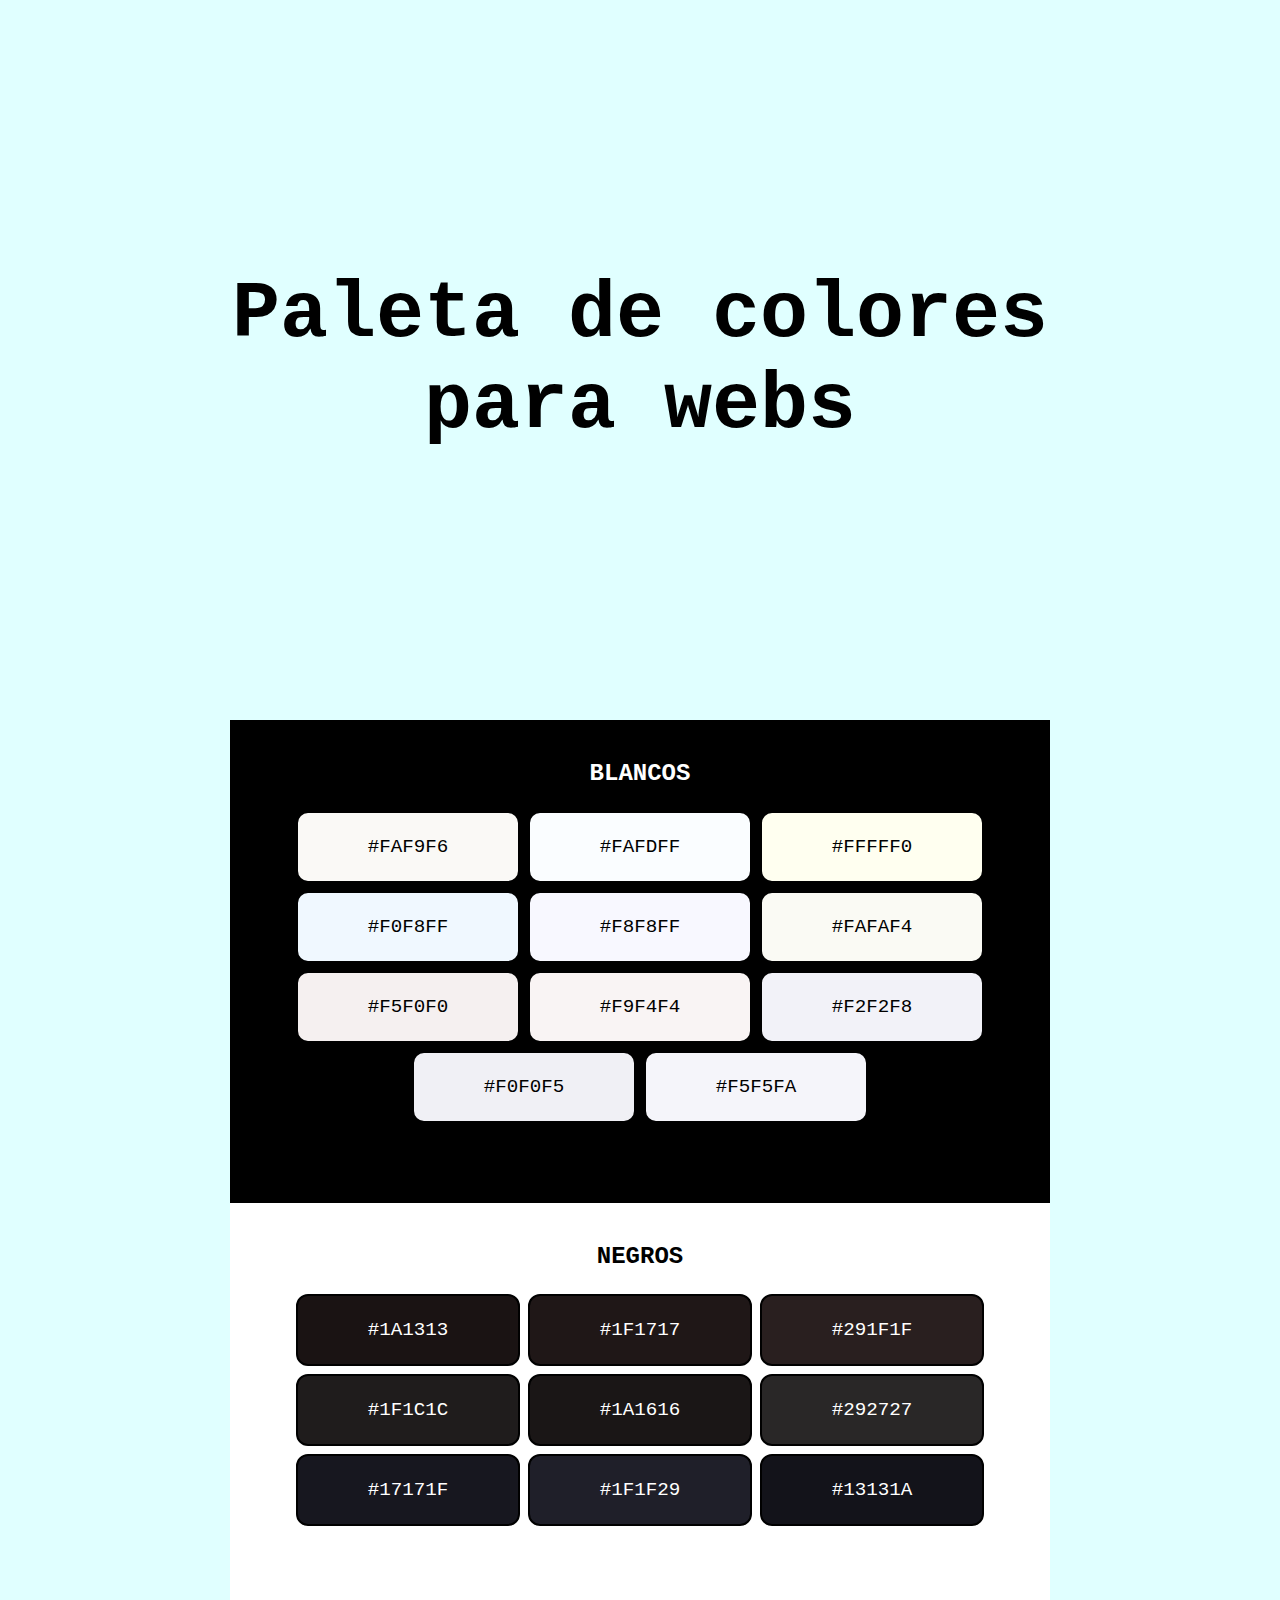
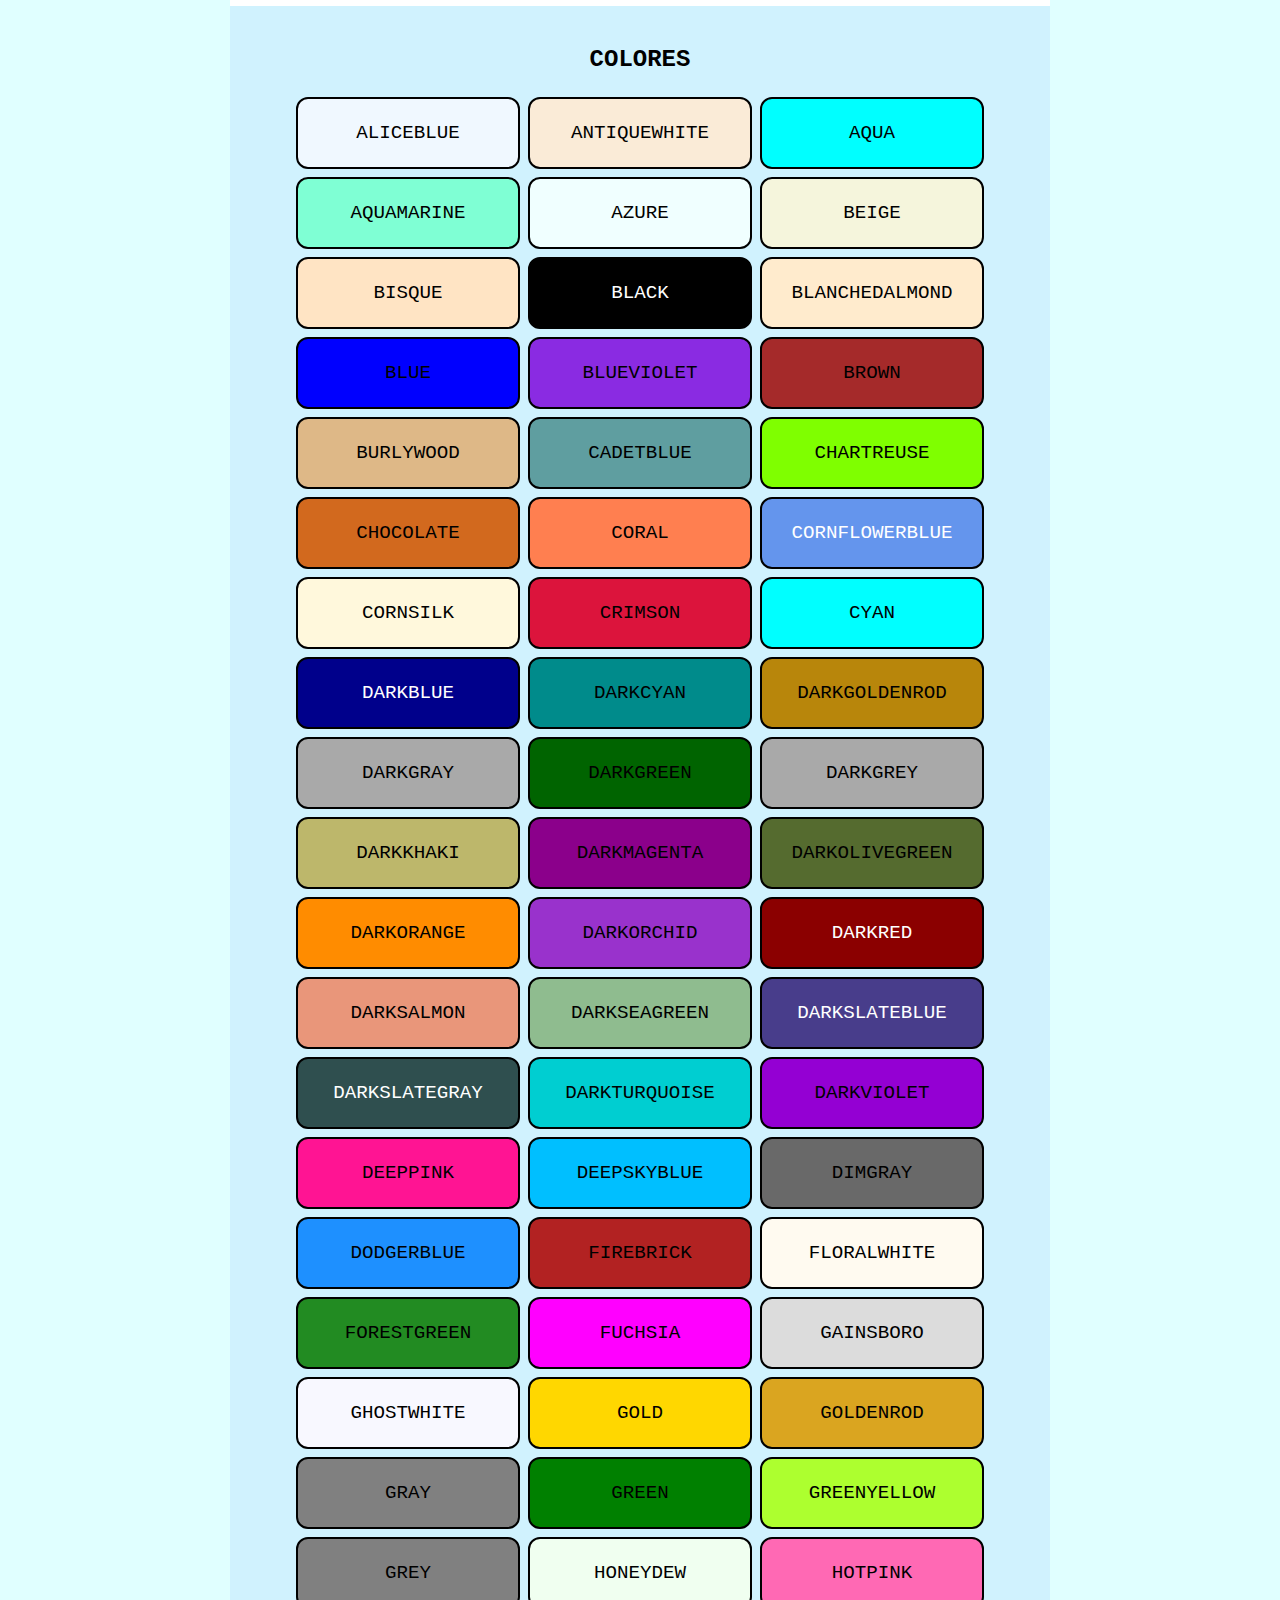
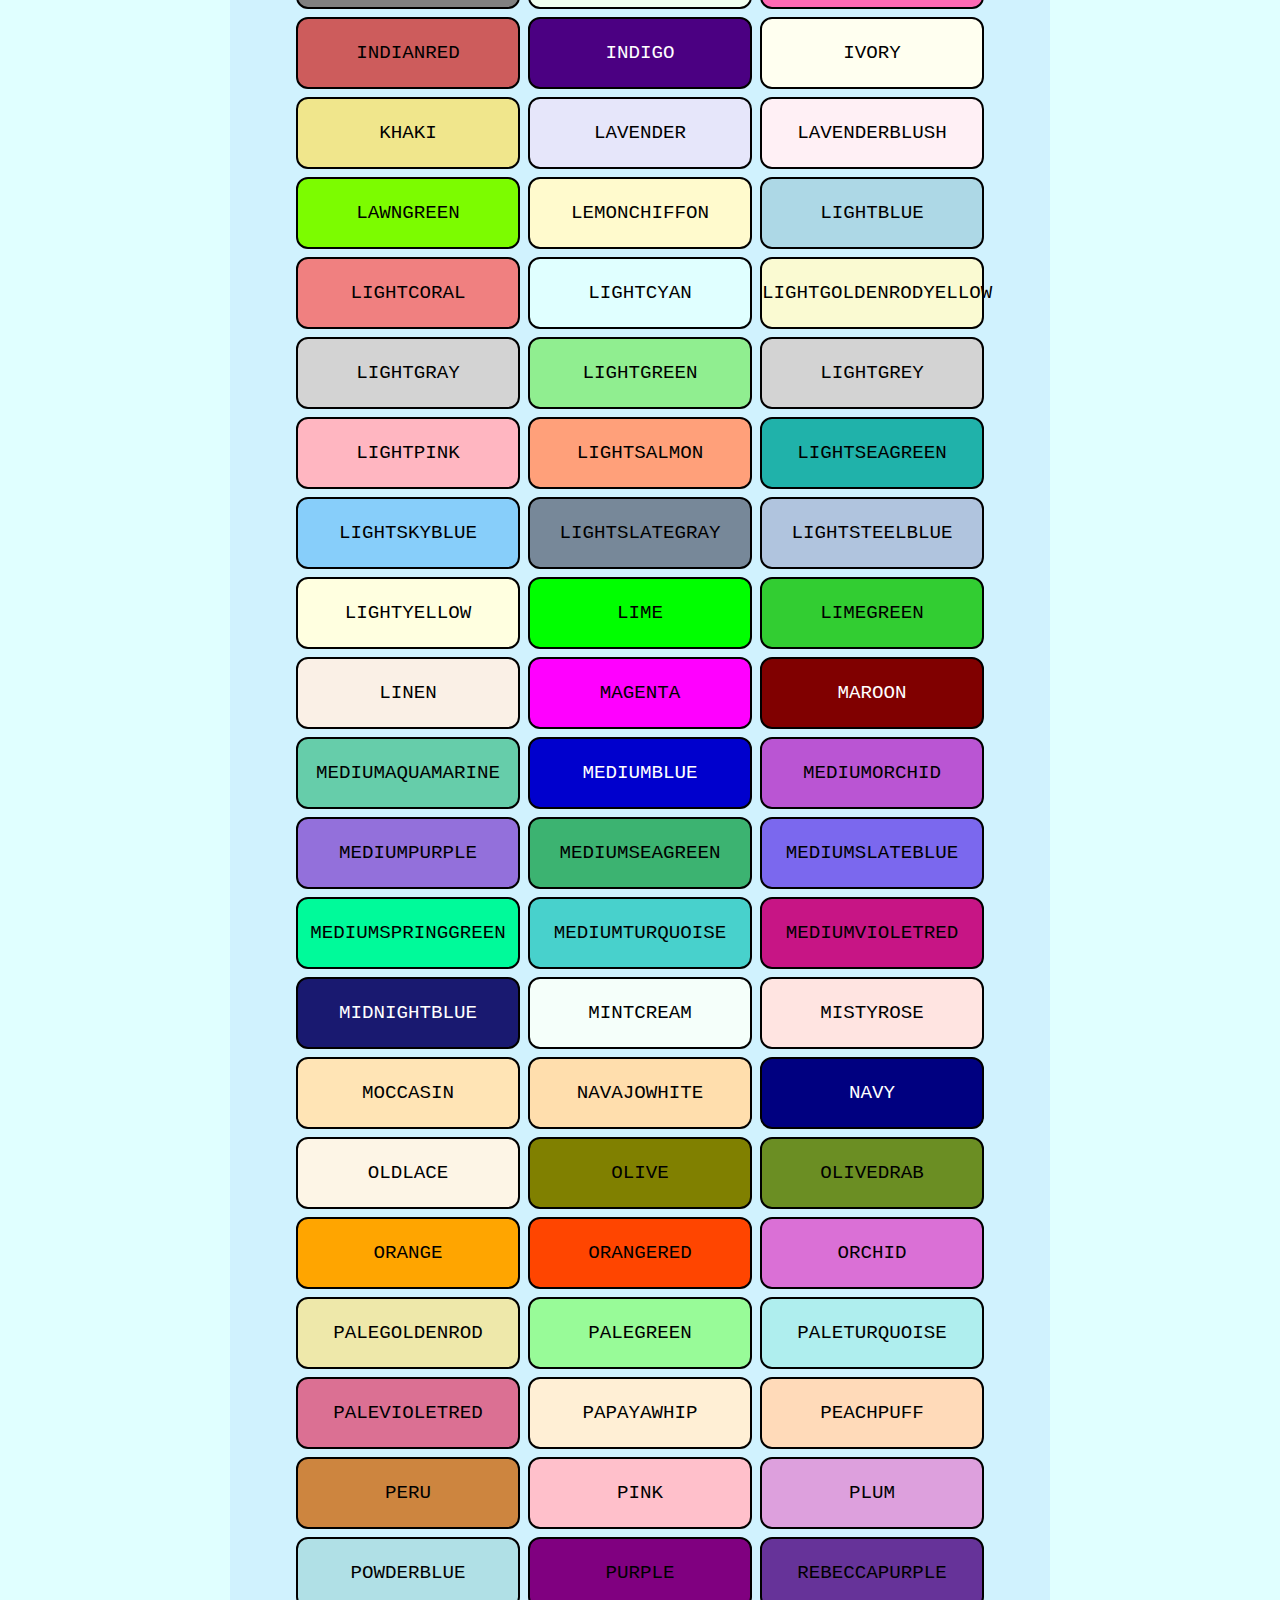
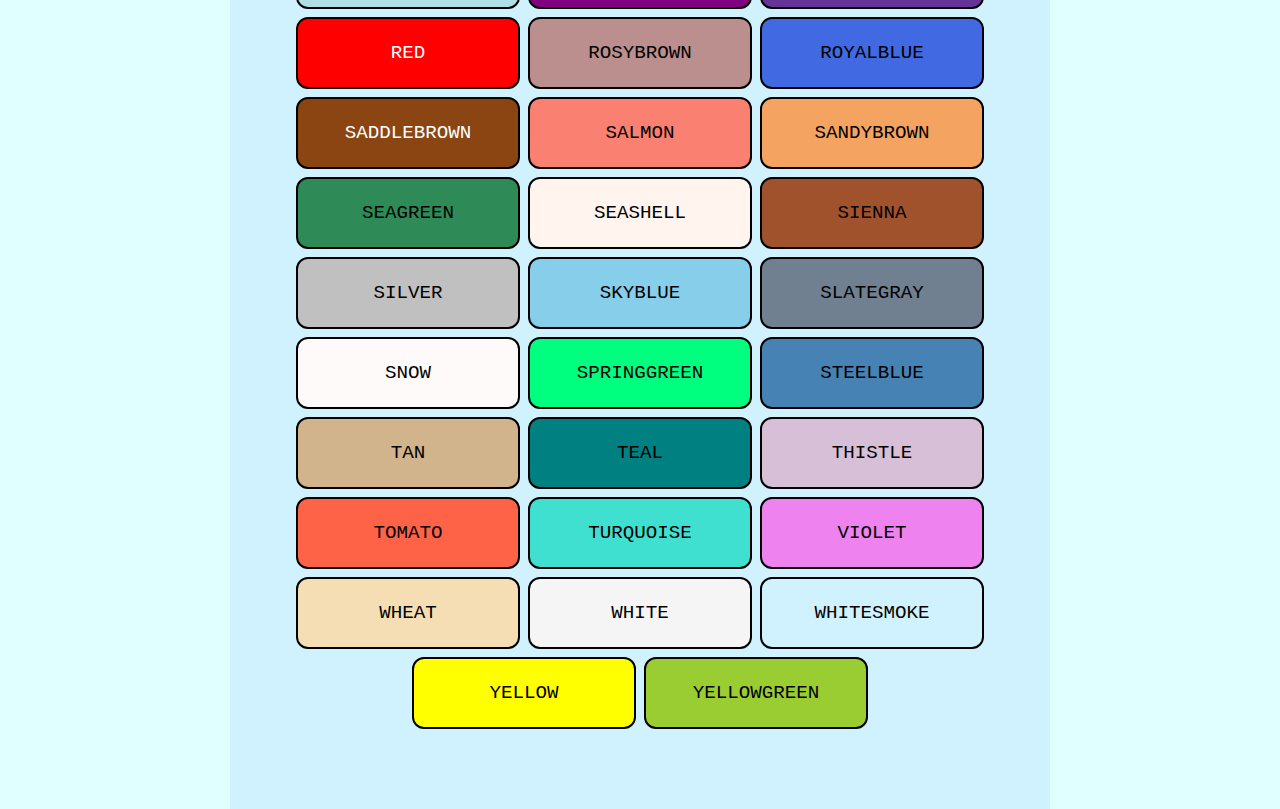
<file: colores/index.html>
<!DOCTYPE html>
<html lang="en">

<head>
    <meta charset="UTF-8">
    <meta name="viewport" content="width=device-width, initial-scale=1.0">
    <link rel="stylesheet" href="style.css">
    <link rel="stylesheet" href="colors.css">
    <title>Colores básicos para webs</title>
</head>

<body>
    <main class="container">

        <section id="presentation" class="flex__container presentation__container">
            <h1>Paleta de colores para webs</h1>
        </section>

        <section id="black-white" class="flex__container">
            <div id="white-colors" class="panel bg__black">
                <h2 class="title__section clr__white">Blancos</h2>
                <div class="panel__colors">
                    <div class="item white-1"><span class="color-name">#FAF9F6</span></div>
                    <div class="item white-2"><span class="color-name">#FAFDFF</span></div>
                    <div class="item white-3"><span class="color-name">#FFFFF0</span></div>
                    <div class="item white-4"><span class="color-name">#F0F8FF</span></div>
                    <div class="item white-5"><span class="color-name">#F8F8FF</span></div>

                    <div class="item white-6"><span class="color-name">#FAFAF4</span></div>
                    <div class="item white-7"><span class="color-name">#F5F0F0</span></div>
                    <div class="item white-8"><span class="color-name">#F9F4F4</span></div>
                    <div class="item white-9"><span class="color-name">#F2F2F8</span></div>
                    <div class="item white-10"><span class="color-name">#F0F0F5</span></div>
                    <div class="item white-11"><span class="color-name">#F5F5FA</span></div>
                </div>
            </div>

            <div id="black-colors" class="panel bg__white">
                <h2 class="title__section clr__black">Negros</h2>
                <div class="panel__colors clr__white">
                    <div class="item dark-1"><span class="color-name">#1A1313</span></div>
                    <div class="item dark-2"><span class="color-name">#1F1717</span></div>
                    <div class="item dark-3"><span class="color-name">#291F1F</span></div>
                    <div class="item dark-4"><span class="color-name">#1F1C1C</span></div>
                    <div class="item dark-5"><span class="color-name">#1A1616</span></div>
                    <div class="item dark-6"><span class="color-name">#292727</span></div>
                    <div class="item dark-7"><span class="color-name">#17171F</span></div>
                    <div class="item dark-8"><span class="color-name">#1F1F29</span></div>
                    <div class="item dark-9"><span class="color-name">#13131A</span></div>
                </div>
            </div>

            <div id="diferent-colors" class="panel bg__light">
                <h2 class="title__section">Colores</h2>
                <div class="panel__colors">
                    <div class="item color-1"><span class="color-name">aliceblue</span></div>
                    <div class="item color-2"><span class="color-name">antiquewhite</span></div>
                    <div class="item color-3"><span class="color-name">aqua</span></div>
                    <div class="item color-4"><span class="color-name">aquamarine</span></div>
                    <div class="item color-5"><span class="color-name">azure</span></div>
                    <div class="item color-6"><span class="color-name">beige</span></div>
                    <div class="item color-7"><span class="color-name">bisque</span></div>
                    <div class="item color-8"><span class="color-name clr__white">black</span></div>
                    <div class="item color-9"><span class="color-name">blanchedalmond</span></div>
                    <div class="item color-10"><span class="color-name">blue</span></div>
                    <div class="item color-11"><span class="color-name">blueviolet</span></div>
                    <div class="item color-12"><span class="color-name">brown</span></div>
                    <div class="item color-13"><span class="color-name">burlywood</span></div>
                    <div class="item color-14"><span class="color-name">cadetblue</span></div>
                    <div class="item color-15"><span class="color-name">chartreuse</span></div>
                    <div class="item color-16"><span class="color-name">chocolate</span></div>
                    <div class="item color-17"><span class="color-name">coral</span></div>
                    <div class="item color-18"><span class="color-name clr__white">cornflowerblue</span></div>
                    <div class="item color-19"><span class="color-name">cornsilk</span></div>
                    <div class="item color-20"><span class="color-name">crimson</span></div>
                    <div class="item color-21"><span class="color-name">cyan</span></div>
                    <div class="item color-22"><span class="color-name clr__white">darkblue</span></div>
                    <div class="item color-23"><span class="color-name">darkcyan</span></div>
                    <div class="item color-24"><span class="color-name">darkgoldenrod</span></div>
                    <div class="item color-25"><span class="color-name">darkgray</span></div>
                    <div class="item color-26"><span class="color-name">darkgreen</span></div>
                    <div class="item color-27"><span class="color-name">darkgrey</span></div>
                    <div class="item color-28"><span class="color-name">darkkhaki</span></div>
                    <div class="item color-29"><span class="color-name">darkmagenta</span></div>
                    <div class="item color-30"><span class="color-name">darkolivegreen</span></div>
                    <div class="item color-31"><span class="color-name">darkorange</span></div>
                    <div class="item color-32"><span class="color-name">darkorchid</span></div>
                    <div class="item color-33"><span class="color-name clr__white">darkred</span></div>
                    <div class="item color-34"><span class="color-name">darksalmon</span></div>
                    <div class="item color-35"><span class="color-name">darkseagreen</span></div>
                    <div class="item color-36"><span class="color-name clr__white">darkslateblue</span></div>
                    <div class="item color-37"><span class="color-name clr__white">darkslategray</span></div>
                    <div class="item color-38"><span class="color-name">darkturquoise</span></div>
                    <div class="item color-39"><span class="color-name">darkviolet</span></div>
                    <div class="item color-40"><span class="color-name">deeppink</span></div>
                    <div class="item color-41"><span class="color-name">deepskyblue</span></div>
                    <div class="item color-42"><span class="color-name">dimgray</span></div>
                    <div class="item color-43"><span class="color-name">dodgerblue</span></div>
                    <div class="item color-44"><span class="color-name">firebrick</span></div>
                    <div class="item color-45"><span class="color-name">floralwhite</span></div>
                    <div class="item color-46"><span class="color-name">forestgreen</span></div>
                    <div class="item color-47"><span class="color-name">fuchsia</span></div>
                    <div class="item color-48"><span class="color-name">gainsboro</span></div>
                    <div class="item color-49"><span class="color-name">ghostwhite</span></div>
                    <div class="item color-50"><span class="color-name">gold</span></div>
                    <div class="item color-51"><span class="color-name">goldenrod</span></div>
                    <div class="item color-52"><span class="color-name">gray</span></div>
                    <div class="item color-53"><span class="color-name">green</span></div>
                    <div class="item color-54"><span class="color-name">greenyellow</span></div>
                    <div class="item color-55"><span class="color-name">grey</span></div>
                    <div class="item color-56"><span class="color-name">honeydew</span></div>
                    <div class="item color-57"><span class="color-name">hotpink</span></div>
                    <div class="item color-58"><span class="color-name">indianred</span></div>
                    <div class="item color-59"><span class="color-name clr__white">indigo</span></div>
                    <div class="item color-60"><span class="color-name">ivory</span></div>
                    <div class="item color-61"><span class="color-name">khaki</span></div>
                    <div class="item color-62"><span class="color-name">lavender</span></div>
                    <div class="item color-63"><span class="color-name">lavenderblush</span></div>
                    <div class="item color-64"><span class="color-name">lawngreen</span></div>
                    <div class="item color-65"><span class="color-name">lemonchiffon</span></div>
                    <div class="item color-66"><span class="color-name">lightblue</span></div>
                    <div class="item color-67"><span class="color-name">lightcoral</span></div>
                    <div class="item color-68"><span class="color-name">lightcyan</span></div>
                    <div class="item color-69"><span class="color-name">lightgoldenrodyellow</span></div>
                    <div class="item color-70"><span class="color-name">lightgray</span></div>
                    <div class="item color-71"><span class="color-name">lightgreen</span></div>
                    <div class="item color-72"><span class="color-name">lightgrey</span></div>
                    <div class="item color-73"><span class="color-name">lightpink</span></div>
                    <div class="item color-74"><span class="color-name">lightsalmon</span></div>
                    <div class="item color-75"><span class="color-name">lightseagreen</span></div>
                    <div class="item color-76"><span class="color-name">lightskyblue</span></div>
                    <div class="item color-77"><span class="color-name">lightslategray</span></div>
                    <div class="item color-78"><span class="color-name">lightsteelblue</span></div>
                    <div class="item color-79"><span class="color-name">lightyellow</span></div>
                    <div class="item color-80"><span class="color-name">lime</span></div>
                    <div class="item color-81"><span class="color-name">limegreen</span></div>
                    <div class="item color-82"><span class="color-name">linen</span></div>
                    <div class="item color-83"><span class="color-name">magenta</span></div>
                    <div class="item color-84"><span class="color-name clr__white">maroon</span></div>
                    <div class="item color-85"><span class="color-name">mediumaquamarine</span></div>
                    <div class="item color-86"><span class="color-name clr__white">mediumblue</span></div>
                    <div class="item color-87"><span class="color-name">mediumorchid</span></div>
                    <div class="item color-88"><span class="color-name">mediumpurple</span></div>
                    <div class="item color-89"><span class="color-name">mediumseagreen</span></div>
                    <div class="item color-90"><span class="color-name">mediumslateblue</span></div>
                    <div class="item color-91"><span class="color-name">mediumspringgreen</span></div>
                    <div class="item color-92"><span class="color-name">mediumturquoise</span></div>
                    <div class="item color-93"><span class="color-name">mediumvioletred</span></div>
                    <div class="item color-94"><span class="color-name clr__white">midnightblue</span></div>
                    <div class="item color-95"><span class="color-name">mintcream</span></div>
                    <div class="item color-96"><span class="color-name">mistyrose</span></div>
                    <div class="item color-97"><span class="color-name">moccasin</span></div>
                    <div class="item color-98"><span class="color-name">navajowhite</span></div>
                    <div class="item color-99 clr__white"><span class="color-name">navy</span></div>
                    <div class="item color-100"><span class="color-name">oldlace</span></div>
                    <div class="item color-101"><span class="color-name">olive</span></div>
                    <div class="item color-102"><span class="color-name">olivedrab</span></div>
                    <div class="item color-103"><span class="color-name">orange</span></div>
                    <div class="item color-104"><span class="color-name">orangered</span></div>
                    <div class="item color-105"><span class="color-name">orchid</span></div>
                    <div class="item color-106"><span class="color-name">palegoldenrod</span></div>
                    <div class="item color-107"><span class="color-name">palegreen</span></div>
                    <div class="item color-108"><span class="color-name">paleturquoise</span></div>
                    <div class="item color-109"><span class="color-name">palevioletred</span></div>
                    <div class="item color-110"><span class="color-name">papayawhip</span></div>
                    <div class="item color-111"><span class="color-name">peachpuff</span></div>
                    <div class="item color-112"><span class="color-name">peru</span></div>
                    <div class="item color-113"><span class="color-name">pink</span></div>
                    <div class="item color-114"><span class="color-name">plum</span></div>
                    <div class="item color-115"><span class="color-name">powderblue</span></div>
                    <div class="item color-116"><span class="color-name">purple</span></div>
                    <div class="item color-117"><span class="color-name">rebeccapurple</span></div>
                    <div class="item color-118"><span class="color-name clr__white">red</span></div>
                    <div class="item color-119"><span class="color-name">rosybrown</span></div>
                    <div class="item color-120"><span class="color-name">royalblue</span></div>
                    <div class="item color-121"><span class="color-name clr__white">saddlebrown</span></div>
                    <div class="item color-122"><span class="color-name">salmon</span></div>
                    <div class="item color-123"><span class="color-name">sandybrown</span></div>
                    <div class="item color-124"><span class="color-name">seagreen</span></div>
                    <div class="item color-125"><span class="color-name">seashell</span></div>
                    <div class="item color-126"><span class="color-name">sienna</span></div>
                    <div class="item color-127"><span class="color-name">silver</span></div>
                    <div class="item color-128"><span class="color-name">skyblue</span></div>
                    <div class="item color-129"><span class="color-name">slategray</span></div>
                    <div class="item color-130"><span class="color-name">snow</span></div>
                    <div class="item color-131"><span class="color-name">springgreen</span></div>
                    <div class="item color-132"><span class="color-name">steelblue</span></div>
                    <div class="item color-133"><span class="color-name">tan</span></div>
                    <div class="item color-134"><span class="color-name">teal</span></div>
                    <div class="item color-135"><span class="color-name">thistle</span></div>
                    <div class="item color-136"><span class="color-name">tomato</span></div>
                    <div class="item color-137"><span class="color-name">turquoise</span></div>
                    <div class="item color-138"><span class="color-name">violet</span></div>
                    <div class="item color-139"><span class="color-name">wheat</span></div>
                    <div class="item color-140"><span class="color-name">white</span></div>
                    <div class="item color-141"><span class="color-name">whitesmoke</span></div>
                    <div class="item color-142"><span class="color-name">yellow</span></div>
                    <div class="item color-143"><span class="color-name">yellowgreen</span></div>
                </div>
            </div>
        </section>

        <section id="from-name"></section>
    </main>
</body>

</html>
</file>
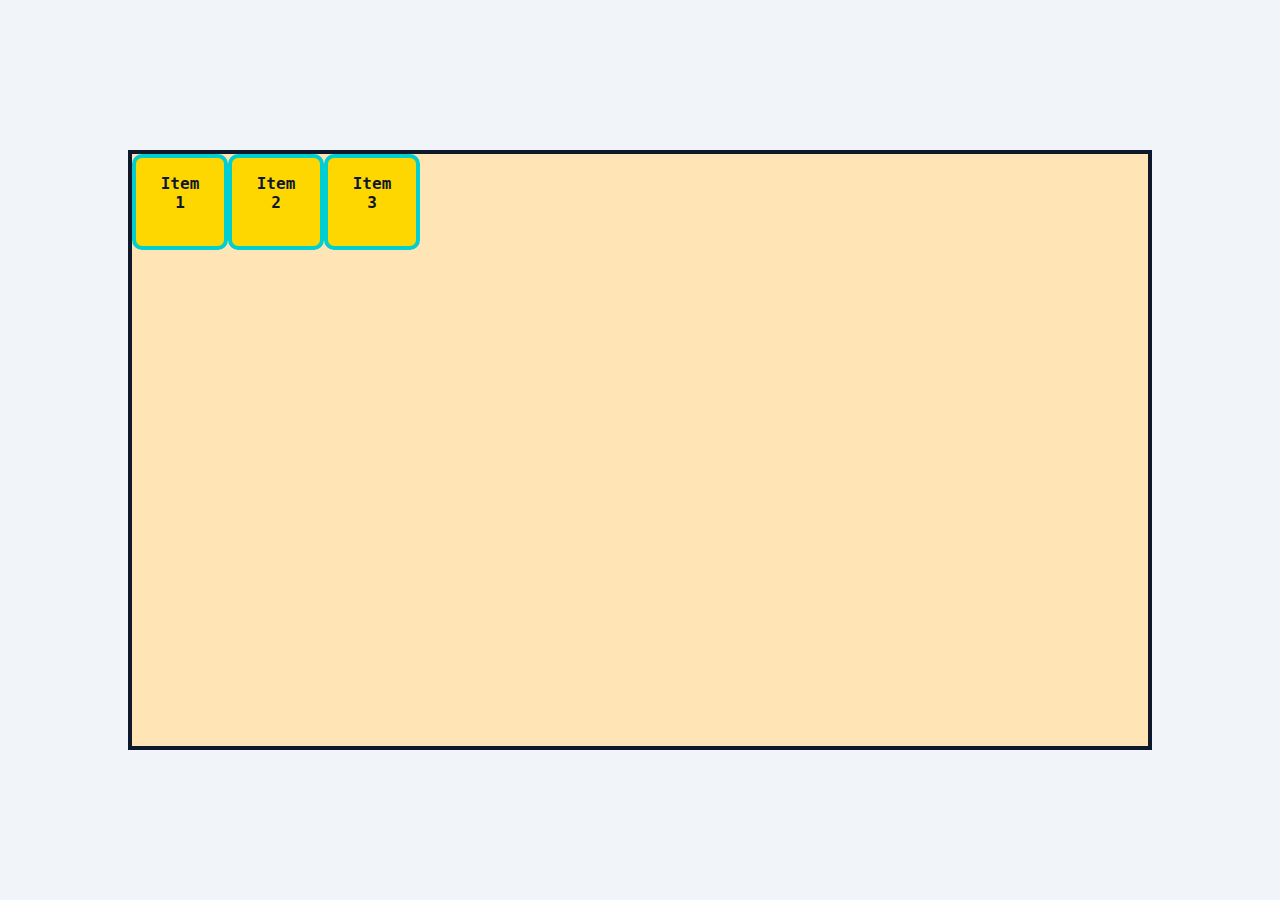
<file: flex/index.html>
<!DOCTYPE html>
<html lang="en">

<head>
    <meta charset="UTF-8">
    <meta name="viewport" content="width=device-width, initial-scale=1.0">
    <link rel="stylesheet" href="style.css">
    <link rel="stylesheet" href="flexbox.css">
    <title>Flexbox</title>
</head>

<body>
    <!-- <div>
        <p>Para usar flexbox, necesitamos un contenedor y algunos hijos dentro del contenedor</p>
    </div> -->

    <div class="container">
        <!-- Elementos principales -->
        <div class="item item-1">Item 1</div>
        <div class="item item-2">Item 2</div>
        <div class="item item-3">Item 3</div>

        <!-- Elementos adicionales -->
        <!-- <div class="item item-1">Item 4</div>
        <div class="item item-2">Item 5</div>
        <div class="item item-3">Item 6</div>
        <div class="item item-1">Item 7</div>
        <div class="item item-2">Item 8</div>
        <div class="item item-3">Item 9</div>
        <div class="item item-1">Item 10</div>
        <div class="item item-2">Item 11</div> -->

    </div>
</body>

</html>
</file>
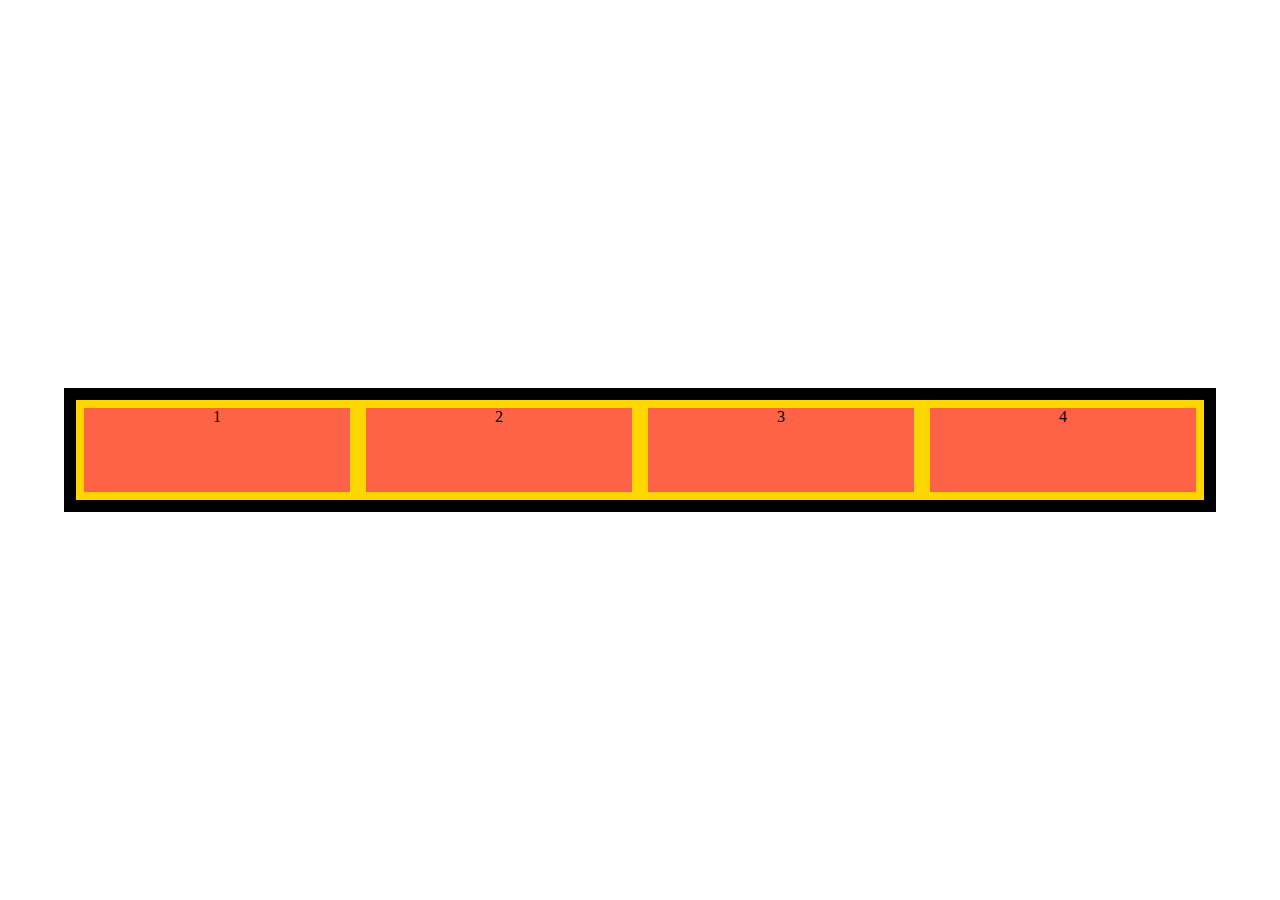
<file: grid/index.html>
<!DOCTYPE html>
<html lang="en">

<head>
    <meta charset="UTF-8">
    <meta name="viewport" content="width=device-width, initial-scale=1.0">
    <link rel="stylesheet" href="style.css">
    <!-- <link rel="stylesheet" href="style1.css"> -->
    <!-- <link rel="stylesheet" href="style2.css"> -->
    <link rel="stylesheet" href="style3.css">
    <title>Grid</title>
</head>

<body>
    <div class="container">
        <div class="item item-1">1</div>
        <div class="item item-2">2</div>
        <div class="item item-3">3</div>
        <div class="item item-4">4</div>
    </div>
</body>

</html>
</file>
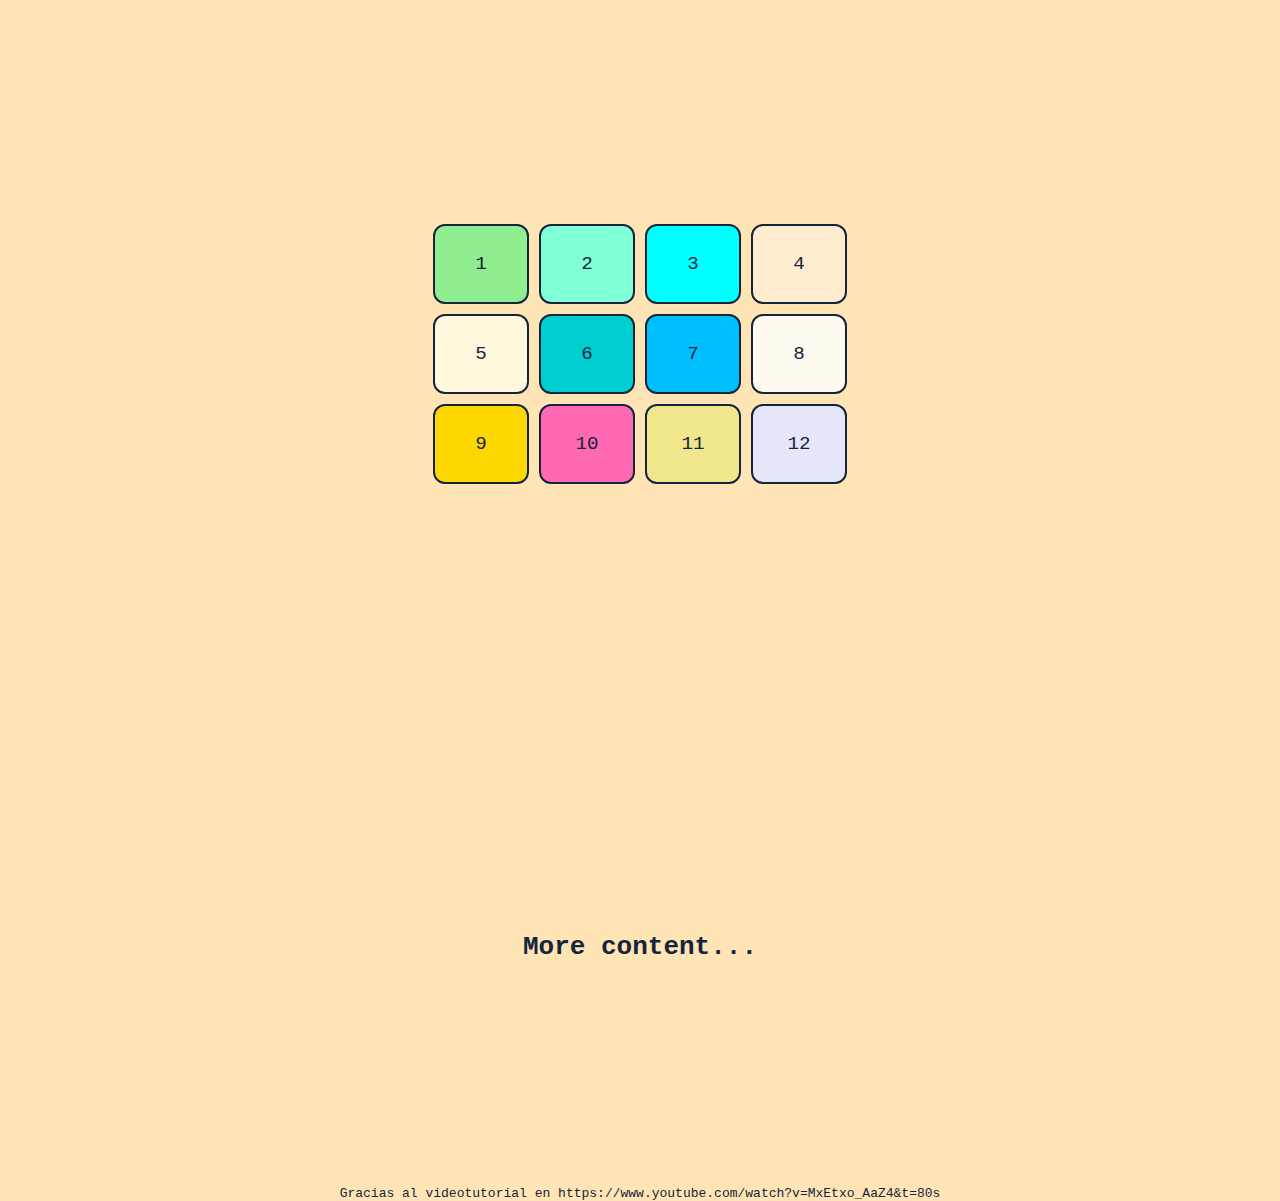
<file: position/index.html>
<!DOCTYPE html>
<html lang="en">
<head>
    <meta charset="UTF-8">
    <meta name="viewport" content="width=device-width, initial-scale=1.0">
    <link rel="stylesheet" href="style.css">
    <!-- <link rel="stylesheet" href="absolute.css"> -->
    <!-- <link rel="stylesheet" href="relative.css"> -->
    <!-- <link rel="stylesheet" href="fixed.css"> -->
    <title>Ejercicios de posicion</title>
</head>
<body>
    <section>
        <div class="container">
            <div class="item item-1">1</div>
            <div class="item item-2">2</div>
            <div class="item item-3">3</div>
            <div class="item item-4">4</div>
            <div class="item item-5">5</div>
            <div class="item item-6">6</div>
            <div class="item item-7">7</div>
            <div class="item item-8">8</div>
            <div class="item item-9">9</div>
            <div class="item item-10">10</div>
            <div class="item item-11">11</div>
            <div class="item item-12">12</div>
        </div>
    </section>
    <section>
        <div>
            <h1>More content...</h1>
        </div>
    </section>
    <div>
        <p>Gracias al videotutorial en https://www.youtube.com/watch?v=MxEtxo_AaZ4&t=80s</p>
    </div>
</body>
</html>
</file>
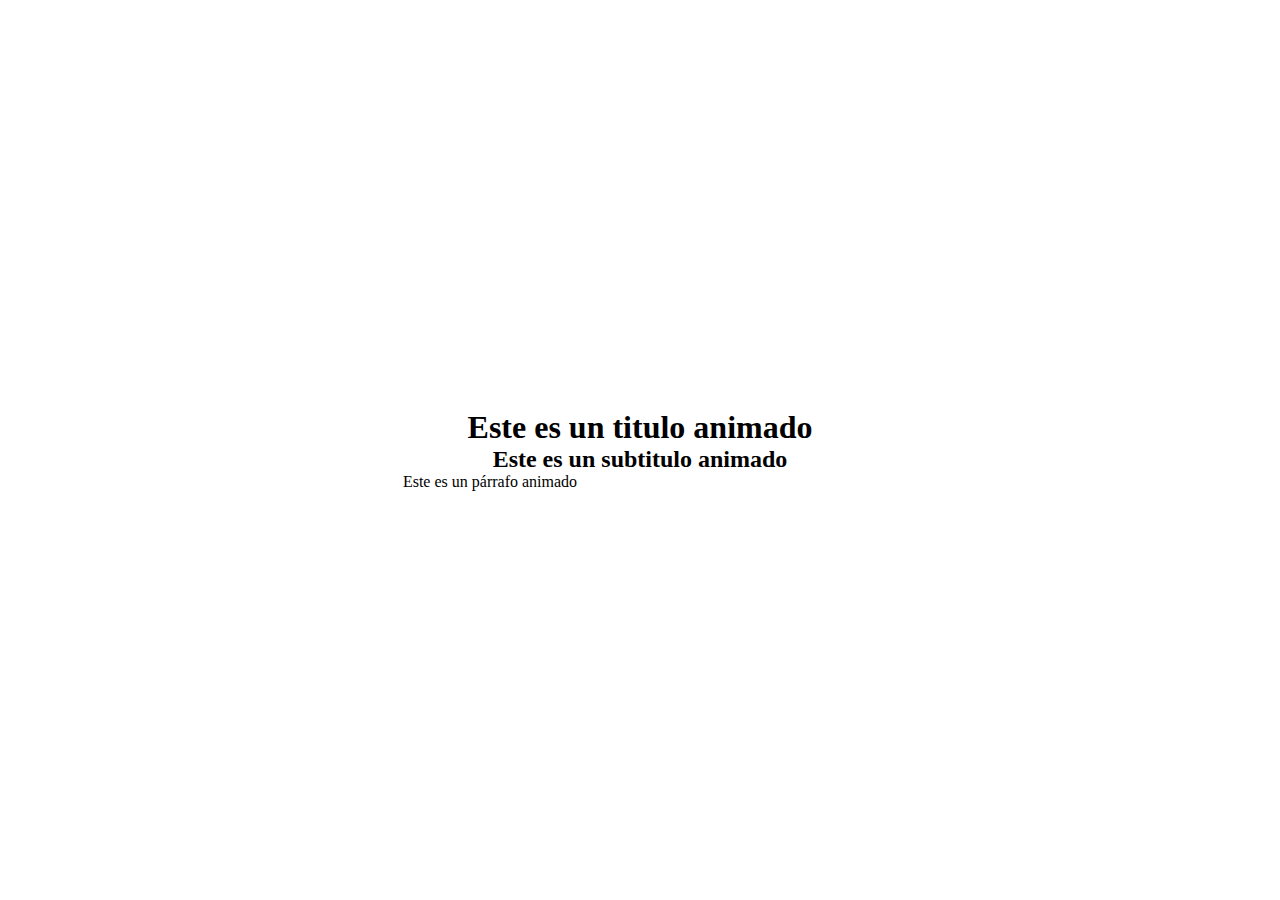
<file: animation/index-animation.html>
<!DOCTYPE html>
<html lang="en">
<head>
    <meta charset="UTF-8">
    <meta name="viewport" content="width=device-width, initial-scale=1.0">
    <link rel="stylesheet" href="style-animation.css">
    <title>Animations with CSS</title>
</head>
<body>
    <section>
        <h1 class="bounce">Este es un titulo animado</h1>
        <h2 class="slideInRight">Este es un subtitulo animado</h2>
        <p class="slideInLeft">Este es un párrafo animado</p>
    </section>
</body>
</html>
</file>
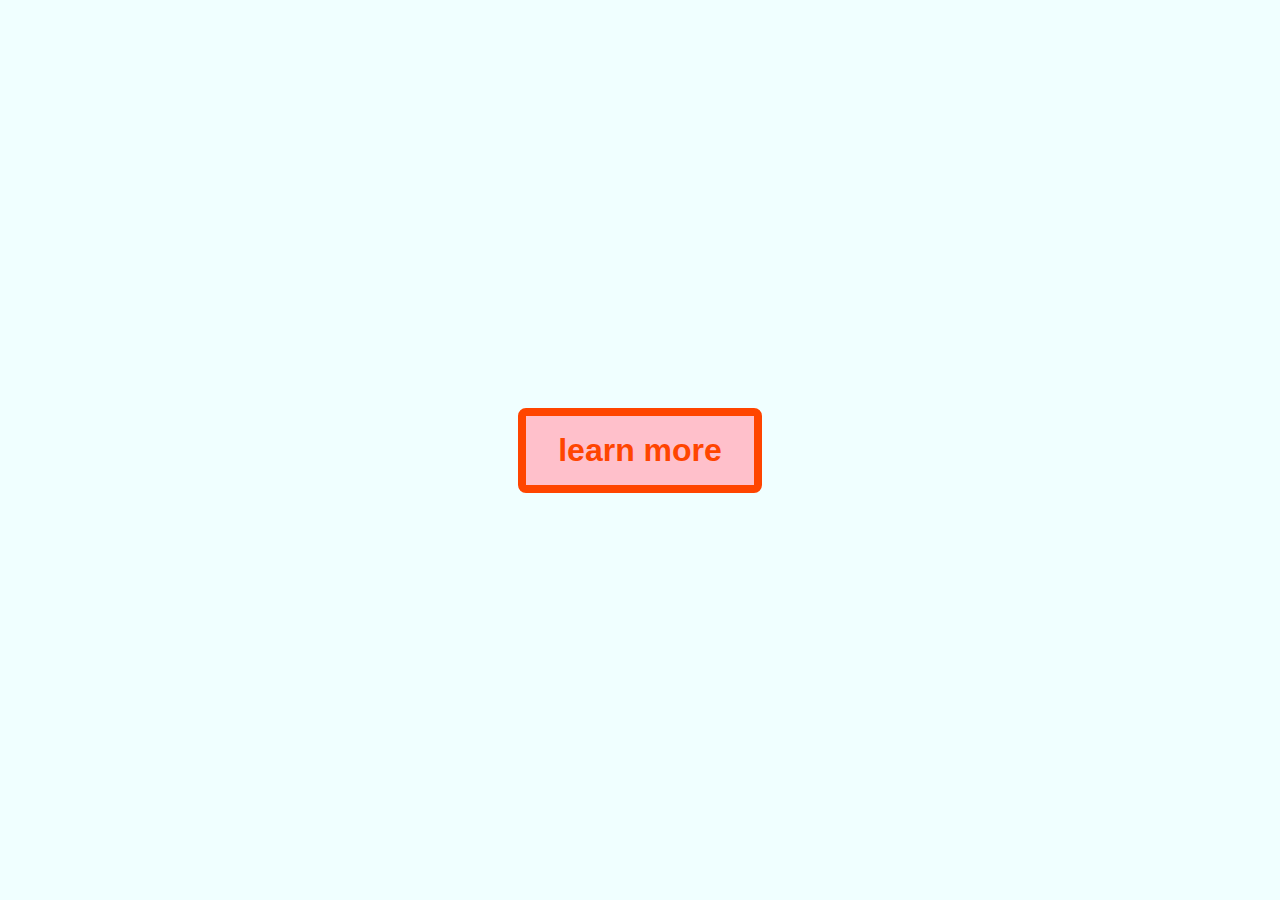
<file: animation/index-transition.html>
<!DOCTYPE html>
<html lang="en">
<head>
    <meta charset="UTF-8">
    <meta name="viewport" content="width=device-width, initial-scale=1.0">
    <link rel="stylesheet" href="style-transition.css">
    <title>Transitions with CSS</title>
</head>
<body>
    <button class="btn">learn more</button>
</body>
</html>
</file>
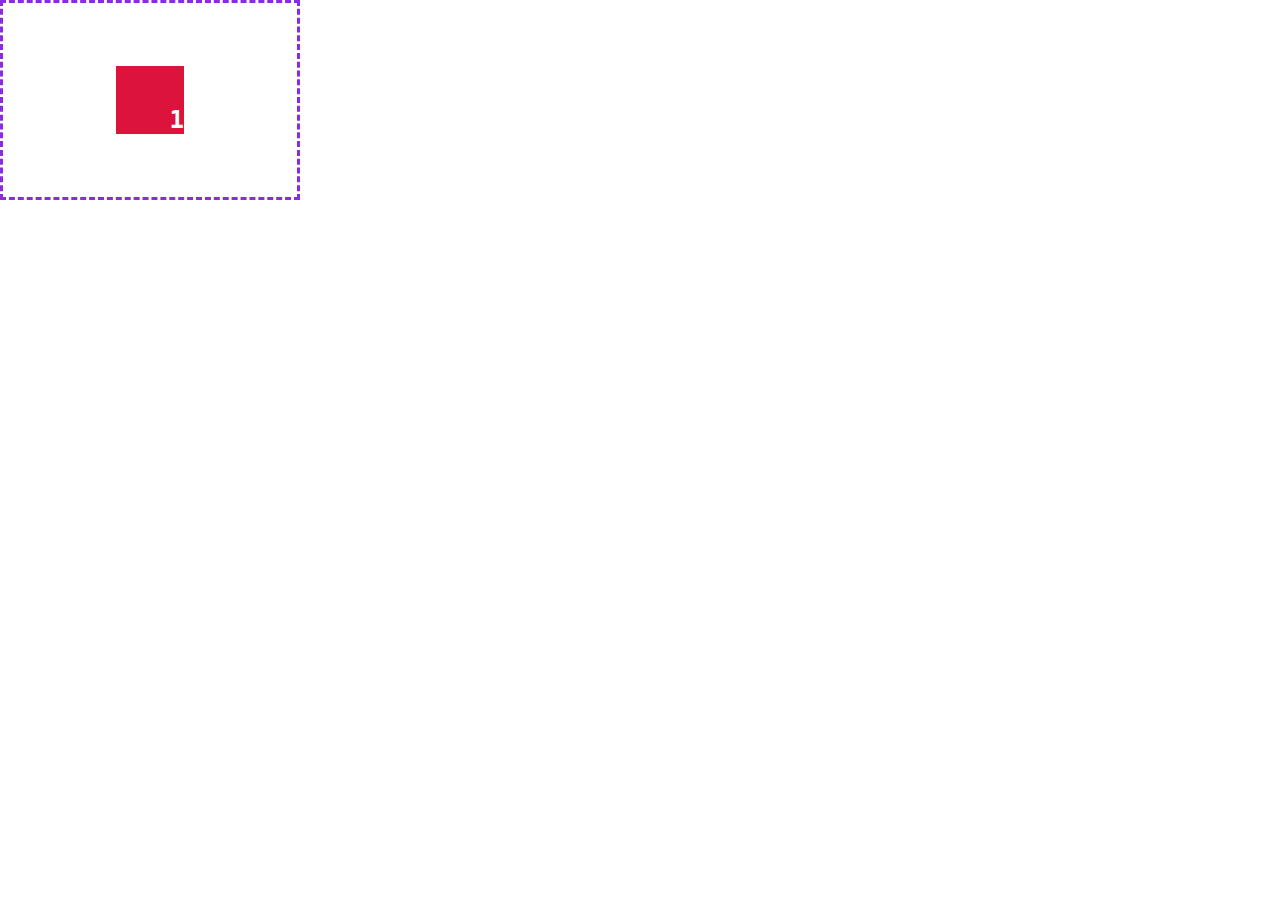
<file: centrar-div/elemento-centrado.html>
<!DOCTYPE html>
<html lang="en">

<head>
    <meta charset="UTF-8">
    <meta name="viewport" content="width=device-width, initial-scale=1.0">
    <title>Centrar elementos</title>
    <style>
        * {
            margin: 0;
            padding: 0;
            box-sizing: border-box;
        }

        body {
            height: 100vh;
            /* display: flex; */
            justify-content: flex-end;
            align-items: flex-start;
        }

        .contenedor {
            height: 200px;
            width: 300px;
            border: dashed 3px blueviolet;
            /* border-radius: 1rem; */

            display: flex;
            justify-content: center;
            align-items: center;

        }

        .item {
            /* Propiedades para apariencia del item */
            height: 68px;
            width: 68px;
            background-color: crimson;
            /* border-radius: 0.5rem; */

            /* Propiedades para el texto */
            font-family: monospace;
            color: white;
            font-size: 1.5rem;
            font-weight: bold;

            /* Esto centra el texto en la mitad del componente */
            /* text-align: center; */

            display: flex;
            justify-content: flex-end;
            align-items: flex-end;
        }

        /* 1. Centrar un elemento con flex */
        .padre__flex {
            /* Esto centra los hijos en la mitad del contenedor */
            display: flex;
            justify-content: center;
            align-items: center;
        }

        .hijo__flex {
            /* No se necesitan reglas en el hijo */
        }

        /* 2. Centrar un elemento con grid */
        .padre__grid {
            display: grid;
            place-items: center;
        }

        .hijo__grid {
            /* No se necesitan reglas en el hijo */
        }
    </style>
</head>

<body>
    <div class="contenedor">
        <div class="item">
            1
        </div>
    </div>

    <!-- <div class="contenedor padre__grid">
        <div class="item">2</div>
    </div> -->
</body>

</html>
</file>
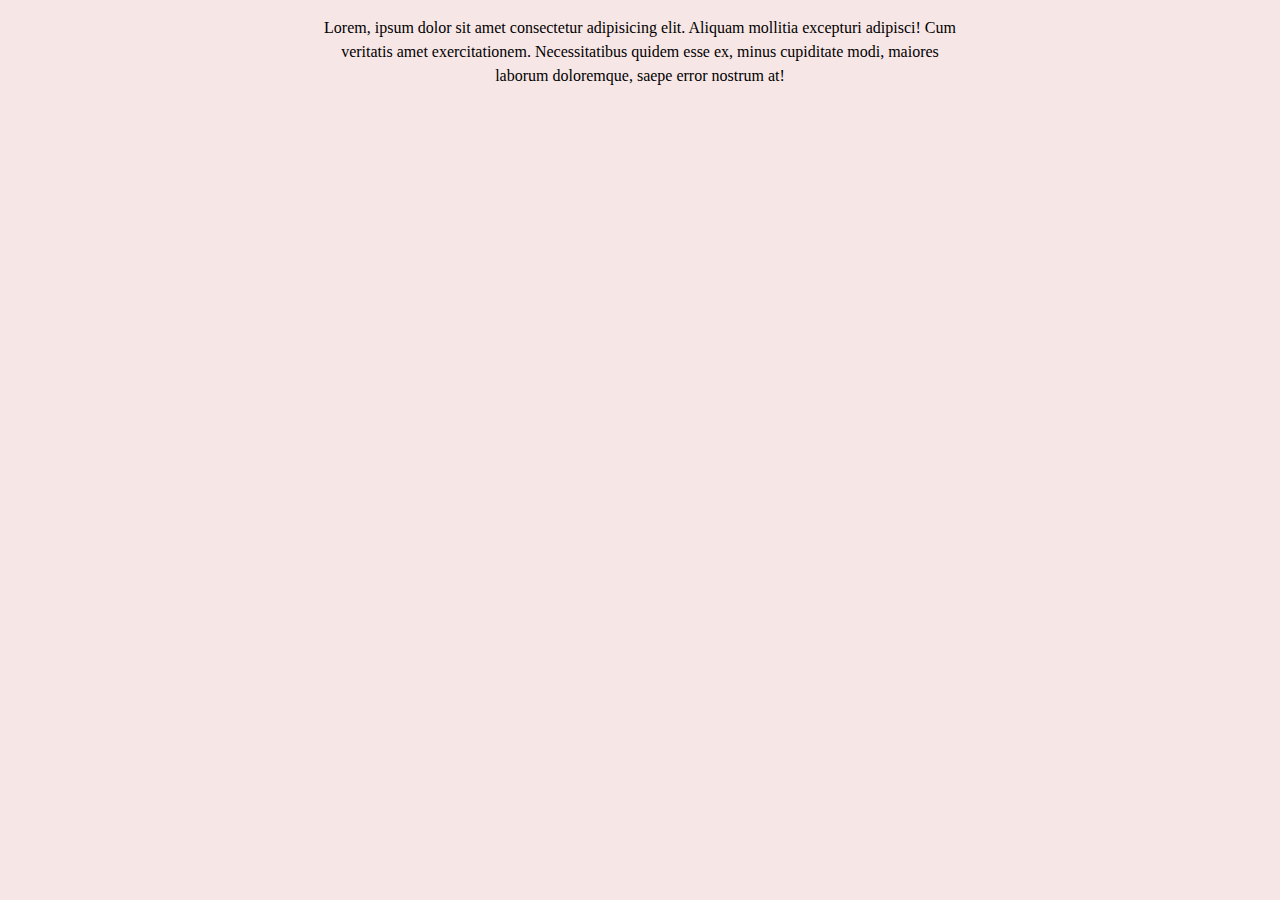
<file: css-units/ch-unit/index-ch.html>
<!DOCTYPE html>
<html lang="en">

<head>
    <meta charset="UTF-8">
    <meta name="viewport" content="width=device-width, initial-scale=1.0">
    <link rel="stylesheet" href="style-ch.css">
    <title>ch unit</title>
</head>

<body>
    <main>
        <section class="container">
            <p class="description">Lorem, ipsum dolor sit amet consectetur adipisicing elit. Aliquam mollitia excepturi
                adipisci! Cum veritatis amet exercitationem. Necessitatibus quidem esse ex, minus cupiditate modi,
                maiores laborum doloremque, saepe error nostrum at!</p>
        </section>
    </main>
</body>

</html>
</file>
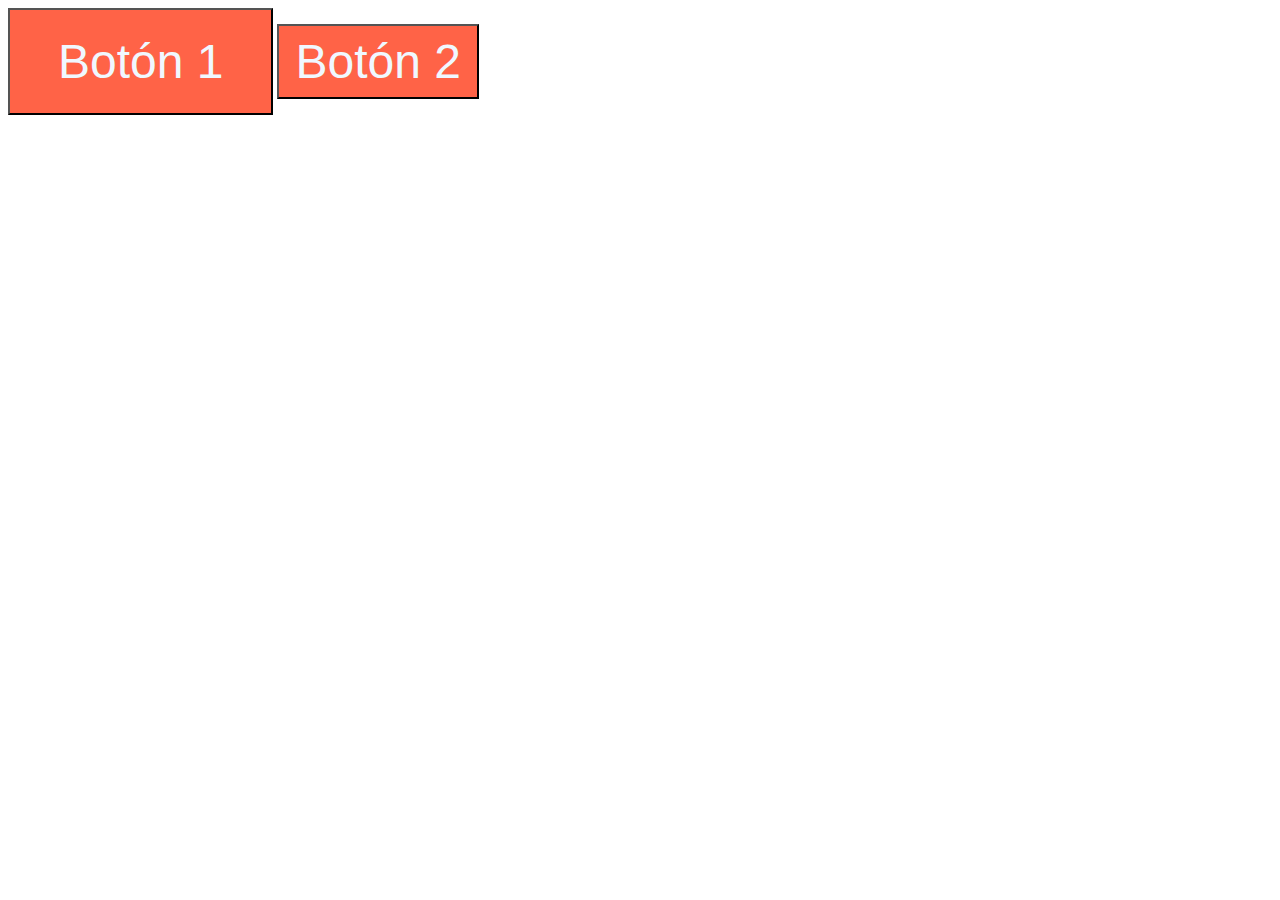
<file: css-units/em-rem-units/index-em-&-rem.html>
<!DOCTYPE html>
<html lang="en">

<head>
    <meta charset="UTF-8">
    <meta name="viewport" content="width=device-width, initial-scale=1.0">
    <!-- <link rel="stylesheet" href="style-px-example.css"> -->
    <!-- <link rel="stylesheet" href="style-em-&-rem.css"> -->
    <link rel="stylesheet" href="style-uso-em.css">
    <title>Em & Rem</title>
</head>

<body>
    <!-- Explicación uso em y rem -->
    <!-- <section class="container">
        <ul>
            <li>Item 1</li>
            <li>Item 2</li>
            <li>Item 3</li>
            <li>Item 4</li>
        </ul>
    </section> -->

    <!-- Explicación uso em -->
    <section class="container">
        <button class="btn btn-1">Botón 1</button>
        <button class="btn btn-2">Botón 2</button>
    </section>
</body>

</html>
</file>
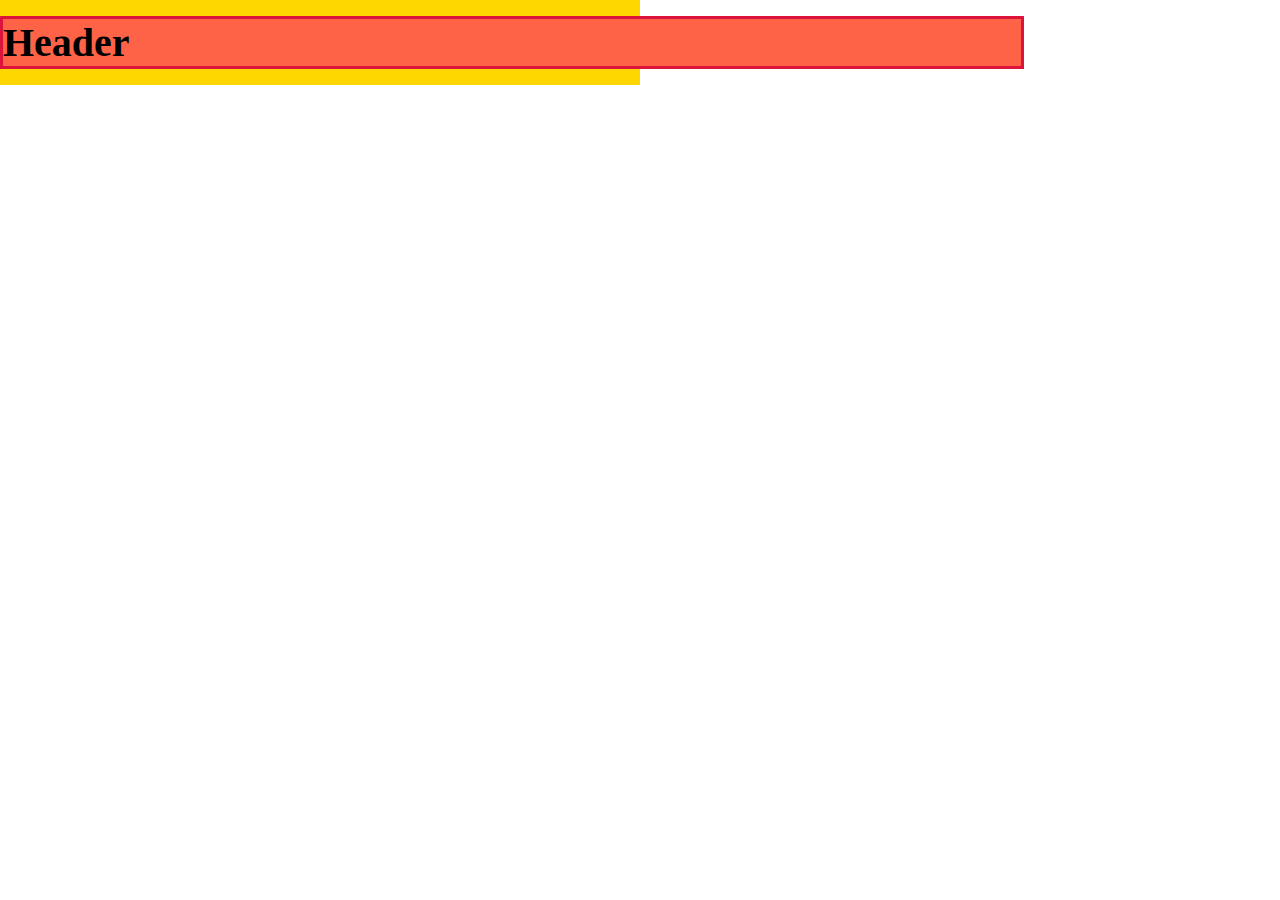
<file: css-units/percentage-vh-vw-units/index-percentage-vh-vw.html>
<!DOCTYPE html>
<html lang="en">

<head>
    <meta charset="UTF-8">
    <meta name="viewport" content="width=device-width, initial-scale=1.0">
    <link rel="stylesheet" href="style-percentage-vh-vw.css">
    <title>% vh vw</title>
</head>

<body>
    <header class="header">
        <div class="section__container">
            <h1 class="header__title">Header</h1>
        </div>
    </header>
</body>

</html>
</file>
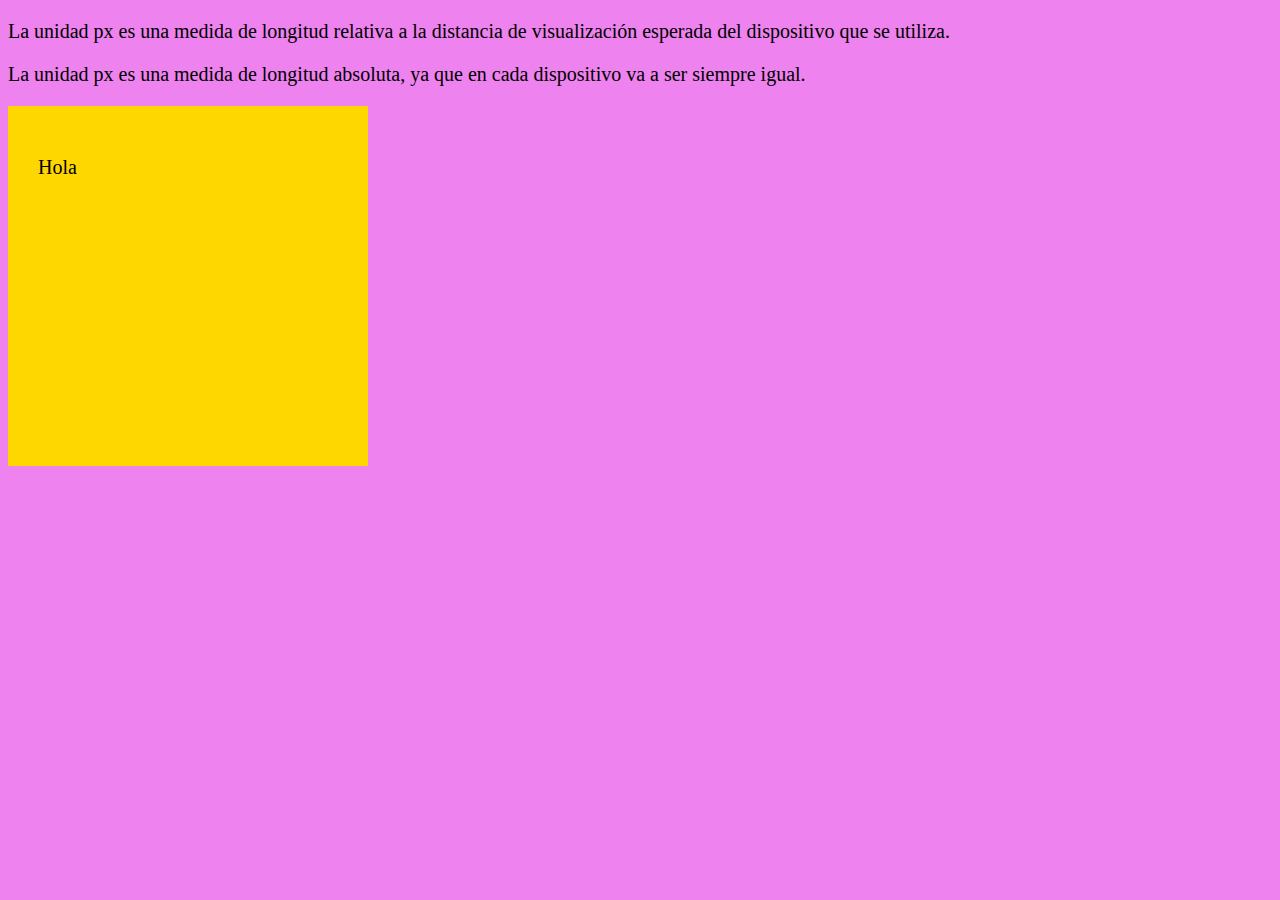
<file: css-units/px-unit/index-px.html>
<!DOCTYPE html>
<html lang="en">

<head>
    <meta charset="UTF-8">
    <meta name="viewport" content="width=device-width, initial-scale=1.0">
    <link rel="stylesheet" href="./style-px.css">
    <title>Unidades de medida en CSS</title>
</head>

<body>
    <div>
        <p>
            La unidad px es una medida de longitud relativa a la distancia de visualización esperada del dispositivo que
            se utiliza.
        </p>
        <p>
            La unidad px es una medida de longitud absoluta, ya que en cada dispositivo va a ser siempre igual.
        </p>
    </div>

    <div class="cuadro">
        <p>Hola</p>
    </div>
</body>

</html>
</file>
<file: colores/style.css>
:root {
    --clr-light: white;
    --clr-dark: black;
    --bg-clr-white: white;
    --bg-clr-black: black;
    --bg-clr-light: lightcyan; 
}

* {
    margin: 0;
    padding: 0;
    box-sizing: border-box;
}

html,
body{
    height: 100%;
    font-family: 'Courier New', Courier, monospace;
    background-color: lightcyan;
}

.container { 
    width: 80%;
    margin-left: auto;
    margin-right: auto;
}

.flex__container {
    display: flex;
    flex-direction: column;
    justify-content: center;
    align-items: center;
}

.presentation__container {
    height: 80vh;
    font-size: 2.5rem;
    text-align: center;
}

.panel {
    padding: 1rem;
    width: 80%;
}

.panel__colors {
    display: flex;
    justify-content: center;
    align-items: center;
    flex-wrap: wrap;
    gap: 0.5em;
    margin-bottom: 4rem;
}

.bg__white {
    background-color: var(--bg-clr-white);
}
.bg__black {
    background-color: var(--bg-clr-black);
}
.bg__light {
    background-color: rgb(208, 242, 254);
}

.clr__white {
    color: var(--clr-light);
}
.clr__black {
    color: var(--clr-dark);
}

/* .panel__dark {
    background-color: var(--clr-dark);
    color: var(--clr-dark);
} */

/* .panel__light {
    background-color: var(--clr-light);
    color: var(--clr-light);
} */

.title__section {
    font-size: 1.5rem;
    text-transform: uppercase;
    text-align: center;
    margin: 1em 0;
}

.title-light {
    color: var(--clr-light);
}
.title-dark {
    color: var(--clr-dark);
}

.item {
    width: 14rem;
    height: 4.5rem;
    
    border: solid 2px var(--clr-dark);
    border-radius: 12px;

    align-content: center;
    text-align: center;
    font-size: 1.2rem;
    font-weight: 500;
}

.color-name {
    text-transform: uppercase;
}
</file>
<file: colores/colors.css>
/*  white colors */
.white-1 { background-color: #FAF9F6; }
.white-2 { background-color: #FAFDFF; }
.white-3 { background-color: #FFFFF0; }
.white-4 { background-color: #F0F8FF; }
.white-5 { background-color: #F8F8FF; }
.white-6 { background-color: #FAFAF4; }
.white-7 { background-color: #F5F0F0; }
.white-8 { background-color: #F9F4F4; }
.white-9 { background-color: #F2F2F8; }
.white-10 { background-color: #F0F0F5; }
.white-11 { background-color: #F5F5FA; }


/* black colors */
.dark-1 { background-color: #1A1313; }
.dark-2 { background-color: #1F1717; }
.dark-3 { background-color: #291F1F; }
.dark-4 { background-color: #1F1C1C; }
.dark-5 { background-color: #1A1616; }
.dark-6 { background-color: #292727; }
.dark-7 { background-color: #17171F; }
.dark-8 { background-color: #1F1F29; }
.dark-9 { background-color: #13131A; }


/* default colors */
.color-1 { background-color: aliceblue; }
.color-2 { background-color: antiquewhite; }
.color-3 { background-color: aqua; }
.color-4 { background-color: aquamarine; }
.color-5 { background-color: azure; }
.color-6 { background-color: beige; }
.color-7 { background-color: bisque; }
.color-8 { background-color: black; }
.color-9 { background-color: blanchedalmond; }
.color-10 { background-color: blue; }
.color-11 { background-color: blueviolet; }
.color-12 { background-color: brown; }
.color-13 { background-color: burlywood; }
.color-14 { background-color: cadetblue; }
.color-15 { background-color: chartreuse; }
.color-16 { background-color: chocolate; }
.color-17 { background-color: coral; }
.color-18 { background-color: cornflowerblue; }
.color-19 { background-color: cornsilk; }
.color-20 { background-color: crimson; }
.color-21 { background-color: cyan; }
.color-22 { background-color: darkblue; }
.color-23 { background-color: darkcyan; }
.color-24 { background-color: darkgoldenrod; }
.color-25 { background-color: darkgray; }
.color-26 { background-color: darkgreen; }
.color-27 { background-color: darkgrey; }
.color-28 { background-color: darkkhaki; }
.color-29 { background-color: darkmagenta; }
.color-30 { background-color: darkolivegreen; }
.color-31 { background-color: darkorange; }
.color-32 { background-color: darkorchid; }
.color-33 { background-color: darkred; }
.color-34 { background-color: darksalmon; }
.color-35 { background-color: darkseagreen; }
.color-36 { background-color: darkslateblue; }
.color-37 { background-color: darkslategray; }
.color-38 { background-color: darkturquoise; }
.color-39 { background-color: darkviolet; }
.color-40 { background-color: deeppink; }
.color-41 { background-color: deepskyblue; }
.color-42 { background-color: dimgray; }
.color-43 { background-color: dodgerblue; }
.color-44 { background-color: firebrick; }
.color-45 { background-color: floralwhite; }
.color-46 { background-color: forestgreen; }
.color-47 { background-color: fuchsia; }
.color-48 { background-color: gainsboro; }
.color-49 { background-color: ghostwhite; }
.color-50 { background-color: gold; }
.color-51 { background-color: goldenrod; }
.color-52 { background-color: gray; }
.color-53 { background-color: green; }
.color-54 { background-color: greenyellow; }
.color-55 { background-color: grey; }
.color-56 { background-color: honeydew; }
.color-57 { background-color: hotpink; }
.color-58 { background-color: indianred; }
.color-59 { background-color: indigo; }
.color-60 { background-color: ivory; }
.color-61 { background-color: khaki; }
.color-62 { background-color: lavender; }
.color-63 { background-color: lavenderblush; }
.color-64 { background-color: lawngreen; }
.color-65 { background-color: lemonchiffon; }
.color-66 { background-color: lightblue; }
.color-67 { background-color: lightcoral; }
.color-68 { background-color: lightcyan; }
.color-69 { background-color: lightgoldenrodyellow; }
.color-70 { background-color: lightgray; }
.color-71 { background-color: lightgreen; }
.color-72 { background-color: lightgrey; }
.color-73 { background-color: lightpink; }
.color-74 { background-color: lightsalmon; }
.color-75 { background-color: lightseagreen; }
.color-76 { background-color: lightskyblue; }
.color-77 { background-color: lightslategray; }
.color-78 { background-color: lightsteelblue; }
.color-79 { background-color: lightyellow; }
.color-80 { background-color: lime; }
.color-81 { background-color: limegreen; }
.color-82 { background-color: linen; }
.color-83 { background-color: magenta; }
.color-84 { background-color: maroon; }
.color-85 { background-color: mediumaquamarine; }
.color-86 { background-color: mediumblue; }
.color-87 { background-color: mediumorchid; }
.color-88 { background-color: mediumpurple; }
.color-89 { background-color: mediumseagreen; }
.color-90 { background-color: mediumslateblue; }
.color-91 { background-color: mediumspringgreen; }
.color-92 { background-color: mediumturquoise; }
.color-93 { background-color: mediumvioletred; }
.color-94 { background-color: midnightblue; }
.color-95 { background-color: mintcream; }
.color-96 { background-color: mistyrose; }
.color-97 { background-color: moccasin; }
.color-98 { background-color: navajowhite; }
.color-99 { background-color: navy; }
.color-100 { background-color: oldlace; }
.color-101 { background-color: olive; }
.color-102 { background-color: olivedrab; }
.color-103 { background-color: orange; }
.color-104 { background-color: orangered; }
.color-105 { background-color: orchid; }
.color-106 { background-color: palegoldenrod; }
.color-107 { background-color: palegreen; }
.color-108 { background-color: paleturquoise; }
.color-109 { background-color: palevioletred; }
.color-110 { background-color: papayawhip; }
.color-111 { background-color: peachpuff; }
.color-112 { background-color: peru; }
.color-113 { background-color: pink; }
.color-114 { background-color: plum; }
.color-115 { background-color: powderblue; }
.color-116 { background-color: purple; }
.color-117 { background-color: rebeccapurple; }
.color-118 { background-color: red; }
.color-119 { background-color: rosybrown; }
.color-120 { background-color: royalblue; }
.color-121 { background-color: saddlebrown; }
.color-122 { background-color: salmon; }
.color-123 { background-color: sandybrown; }
.color-124 { background-color: seagreen; }
.color-125 { background-color: seashell; }
.color-126 { background-color: sienna; }
.color-127 { background-color: silver; }
.color-128 { background-color: skyblue; }
.color-129 { background-color: slategray; }
.color-130 { background-color: snow; }
.color-131 { background-color: springgreen; }
.color-132 { background-color: steelblue; }
.color-133 { background-color: tan; }
.color-134 { background-color: teal; }
.color-135 { background-color: thistle; }
.color-136 { background-color: tomato; }
.color-137 { background-color: turquoise; }
.color-138 { background-color: violet; }
.color-139 { background-color: wheat; }
.color-140 { background-color: white; }
.color-140 { background-color: whitesmoke; }
.color-142 { background-color: yellow; }
.color-143 { background-color: yellowgreen; }
</file>
<file: flex/style.css>
/* Estilos para mejorar diseño de la pagina */
:root {
    --color-dark: #0f172a;
    --color-light: #f1f5f9;
    --color-container: moccasin;
    --color-fill: gold;
    --color-accent: darkturquoise;
}

*,
*::before,
*::after {
    padding: 0;
    margin: 0;
    box-sizing: border-box;
}

body {
    color: var(--color-dark);
    background-color: var(--color-light);
    display: flex;
    place-items: center;
    height: 100vh;
}

.container {
    width: 80%;
    height: 600px;
    margin: 0 auto;
    border: 4px solid var(--color-dark);
    background-color: var(--color-container);
    font-family: monospace;
    font-size: 1rem;
}

.item {
    width: 6rem;
    height: 6rem;
    background-color: var(--color-fill);
    padding: 1rem;
    font-weight: bold;
    color: var(--color-dark);
    text-align: center;
    border: 4px solid var(--color-accent);
    border-radius: 10px;
}
</file>
<file: flex/flexbox.css>
/* Estilos para entender como funciona flexbox */
.container {
  /* display flex va a crear dos ejes, uno principal 'main' y uno atravesado 'cross' y los elementos dentro del contenedor se van a organizar en el eje principal y por defecto el main axes (eje principal) es horizontal */
  display: flex;

  /* Si queremos cambiar y hacer que el main axes sea vertical usamos la propiedad flex-direction con valor column para que los elementos se posicionen de forma vertical */
  /* flex-direction: row; */

  /* Podemos alinear los elementos que existen en el contenedor a través del main axes con la siguiente propiedad.  */
  /* justify-content alinea los elementos en el eje principal */
  /* Los valores que puede tomar esta propiedad son: 
      - flex-start: valor por defecto, alinea los elementos al inicio del eje principal
      - flex-end: alinea los elementos al final del eje principal
      - center: alinea los elementos en el centro principal
      - space-between: distribuye equitativamente los elementos en el eje principal
      - space-around: agrega el mismo espacio al lado de los elementos en el eje principal, tanto a izquierda como a derecha
      - space-evenly: va a distribuir el espacio uniformemente entre todos los elementos ubicados en el eje principal */
  /* Se aplica al eje principal */
  /* justify-content: start; */

  /* Podemos alinear los elementos que existen en el contenedor a través del cross axes o eje transversal con la siguiente propiedad. */
  /* align-items alinea los elementos en el eje transversal */
  /* Los valores que puede tomar esta propiedad son los mismos que justify-content */
  /* Entendiendo baseline: si por alguna razón, alguno de los textos dentro de los elementos que se encuentran en el eje principal varía, baseline hará que la alineación de los elementos sea en base a la linea del texto de todos los elementos dentro del eje.
  Se puede modificar de alguna forma el tamaño o la posición del texto dentro del elemento para entenderlo (.item-1 { align-content: center; })
  */
  /* Se aplica al eje transversal */
  /* align-items: center; */

  /* --------------------------------------------------- */
  /* Por defecto, todos los elementos dentro del contenedor van a intentar alinearse en una sola línea (agregar los elementos adicionales) y los elementos van a empezar a apretarse entre ellos. */
  /* Para evitar esto, se puede usar la propiedad flex-wrap con valor wrap para hacer que los elementos que no alcanzan en una sola linea salten a la siguiente linea cuando no hay más espacio disponible */
  /* flex-wrap: wrap; */

  /* Cuando se agrega la propiedad 'flex-wrap: wrap;' una nueva propiedad se actíva o se desbloquea, esta propiedad nos permite alinear los elementos en el eje transversal. Los valores que puede tomar son los mismos que los de la propiedad 'justify-content' (flex-start   flex-end   center   space-between   space-around   stretch ) */
  /* Se aplica al eje transversal siempre y cuando existan varios elementos que se rebosan del contenedor y se ha aplicado la regla de flex-wrap: wrap */
  /* align-content: flex-start; */

  /* La propiedad gap permite agregar un espacio entre los elementos dentro del contenedor */
  /* gap: 16px; */

  /* NOTA: Todas la propiedades que se han visto hasta ahora pertenecen al componente contenedor y permiten trabajar con los hijos o elementos internos del padre */
}


/* .item-1 {
  font-size: 1.6rem;
} */


/* NOTA: Ahora veremos las propiedades de flex que pertenecen a los elemenots hijos, por lo que vamos a eliminar los elementos adicionales del HTML */


/* --------------------------------------------------- */
/* 'flex' es una propiedad resumida que indica la capacidad de un elemento flexible de alterar sus dimensiones y llenar el espacio disponible, estos elementos pueden ser estirados o contraidos dependiendo de los valores indicados. El único valor obligatorio es el de flex-grow el cual especifica el factor de crecimiento de un elemento flexible (elemento dentro de un contenedor con propiedad flex), siempre y cuando exista espacio suficiente para crecer */

/* .item-3 {
  flex: 1;
} */


/* .item-1,
.item-2 {
  flex: 2;
} */

/* NOTA: los valores flex-shrink y flex-basis son conceptos avanzados */


/* --------------------------------------------------- */
/* 'aling-self' permite alinear al elemento que contiene esta propiedad en el eje transversal */

/* .item-1 {
  align-self: stretch;
} */


/* --------------------------------------------------- */
/* 'order' permite cambiar el orden en el que se encuentran definidos los elementos en el HTML, no se debe usar esta propiedad ya que interfiere con la semantica del documento HTML y con la accesibilidad */

/* .item-3 {
  order: -1;
} */
</file>
<file: grid/style.css>
/* Estilos básicos */
* {
  margin: 0;
  padding: 0;
  box-sizing: border-box;
}

html,
body {
  height: 100%;
}

body {
  display: flex;
  justify-content: center;
  align-items: center;
}

.container {
  width: 90%;
  border: 12px solid black;
}

.item {
  background-color: tomato;
  height: auto;
  border: 8px solid gold;
  text-align: center;
}
</file>
<file: grid/style1.css>
/* Grids son bidimensionales, se pueden ubicar elementos de forma horizontal, vertical y de forma combinada simultaneamente. Para crear un grid, se necesita un elemento contenedor y algunos items dentro  */
.container {
  display: grid;

  /* definir cuantas filas y columnas se quieren en el grid y también su tamaño*/

  grid-template-columns: 80px 80px 80px 80px 80px;
  grid-template-rows: 80px 80px 80px 80px 80px;
}

/* para ubicar un elemento en la grid se puede seleccionarlo e indicar la fila de inicio y la fila de fin, la columna de inicio y la columna de fin */
.item-1 {
  /* grid-row-start: 1;
  grid-row-end: 3;
  grid-column-start: 1;
  grid-column-end: 5; */

  /* existe una forma más compacta de hacer lo mismo y es con las siguientes propiedades */
  grid-row: 1 / 3;
  grid-column: 1 / 5;
}

/* también existe el valor span que permite fusionar la cantidad de lugares requeridos. La desventaja es que no se puede ubicar el elemento desde una posición de inicio */
.item-2 {
  /* grid-row: span 2; */
  /* grid-column: span 2; */
}

/* se pueden determinar areas para que el elemento se expanda por las posiciones indicadas fila-inicio / columna-inicio / fila-fin / columna-fin */
.item-3 {
  grid-area: 3 / 3 / 6 / 6;

  /* tambien se pueden usar valores negativos en las posiciones finales */
  /* grid-area: 3 / 3 / 5 / 5; */
}

/* con areas, se pueden ubicar elementos encima de otros elementos dando las coordenadas correctas, si se quiere que el elemento aparezca encima de los otros se usa la propiedad z-index  */
.item-2 {
  grid-area: 2 / 2 / 4 / 4;
  z-index: 1;
}
</file>
<file: grid/style2.css>
.container {
  /* display: grid; */

  /* existen otras formas de crear la grid */
  /* repeat va a repetir la cantidad de veces indicada en el primer parámetro y el tamaño indicado en el segundo parámetro. El segundo parámetro puede ser cualquier unidad de medida (px, %, fr) */
  /* grid-template-rows: repeat(2, 100px); */

  /* es una buena práctica usar valores minimo y maximo para tener grids responsivas */
  /* grid-template-columns: 200px minmax(200px, 3fr) 1fr; */
  /* grid-template-columns: repeat(3, minmax(150px, 300px)); */

  /* agrega espaciado entre filas y columnas */
  /* gap: 1em 3em; */
}

/* otra forma de colocar elementos en la grid es con areas nombradas, lo que permite mediante nombres ubicar elementos en la grid. El contenedor tendrá la configuración de ubicación y los elementos internos tendrán una marcación que indica qué nombre tienen */
.container {
  display: grid;

  grid-template-rows: 100px 300px 100px;
  grid-template-columns: 100px 3fr;
  grid-template-areas:
    "header header"
    "aside main"
    "footer footer";
}

.item-1 {
  grid-area: header;
}

.item-2 {
  grid-area: main;
}

.item-3 {
  grid-area: aside;
}

.item-4 {
  grid-area: footer;
}
</file>
<file: grid/style3.css>
/* para hacer que las grid sean responsive, se puede usar el valor auto-fit para que cuando se cumpla la condición de tamaño, el elemento se mueva a la siguiente línea */

.container {
  display: grid;
  grid-auto-rows: 100px;
  /* grid-template-rows: repeat(auto-fit, 100px); */
  grid-template-columns: repeat(auto-fit, minmax(180px, 1fr));
  /* grid-template-columns: repeat(4, 100px); */
}
</file>
<file: position/style.css>
:root {
    --black-color: #14253b;
    --background-color: moccasin;
}

* {
    padding: 0;
    margin: 0;
    box-sizing: border-box;
}

body {
    height: 100vh;
    display: grid;
    place-items: center;
    background-color: var(--background-color, #fff);
    font-family: monospace;
    color: var(--black-color);
}

section {
    padding: 14rem 0;
}

.item {
    width: 6rem;
    /* aspect-ratio: 1; */
    height: 5rem;

    border: solid 2px var(--black-color);
    border-radius: 12px;

    align-content: center;
    text-align: center;
    font-size: 1.2rem;
}

.container {
    display: grid;
    grid-template-columns: repeat(4, 1fr);
    gap: 10px;
}

.item-1 {
    background-color: lightgreen;
}

.item-2 {
    background-color: aquamarine;
}

.item-3 {
    background-color: aqua;
}

.item-4 {
    background-color: blanchedalmond;
}

.item-5 {
    background-color: cornsilk;
}

.item-6 {
    background-color: darkturquoise;
}

.item-7 {
    background-color: deepskyblue;
}

.item-8 {
    background-color: floralwhite;
}

.item-9 {
    background-color: gold;
}

.item-10 {
    background-color: hotpink;
}

.item-11 {
    background-color: khaki;
}

.item-12 {
    background-color: lavender;
}
</file>
<file: position/absolute.css>
body {
    /* elimina las barras de scroll cuando el objeto se posiciona fuera del contenedor. Crea un efecto que muestra que el elemento está parte por fuera y parte por dentro */
    overflow: auto;
}

.container {
    /* Cualquier elemento dentro de este componente que contenga position ´absolute´ se ubicara en relación a este contenedor padre */
    position: relative;
}

.item-1 {
    /* Se usa ´absolute´ cuando se quiere remover completamente un elemento del flujo del documento y permite ubicarlo libremente usando las propiedades top right bottom left en base al siguiente padre que contenga la propiedad ´position: relative´. Si no se encuentra un padre que contenga esta propiedad, el elemento se podrá mover libremente en relacion al body del documento. 
    Use absolute cuando quiere remover el elemento del flujo normal del documento */
    /* background-color: transparent; */
    position: absolute;
    top: -50px;
    right: -50px;
    /* bottom: 0; */
    /* left: 0; */

    /* ya que este elemento se encuentra por fuera del documento, se puede usar la propiedad ´z-indez´ para ubicarlo delante o detrás de otros elementos que se encuentren en el documento */
    z-index: -2;
}

.item-2 {
    position: absolute;
    top: -25px;
    right: -25px;
    z-index: -1;
}
</file>
<file: position/relative.css>
.item-1 {
    /* es el valor por defecto y bloquea el acceso a otras propiedades que ubican el elemento tales como top right bottom left */
    /* position: static; */
    /* top: 20px; */

    /* el valor ´relative´ activa el acceso a las propiedades top right bottom left permitiendo mover la posición del elemento en relacion o relativamente a su mismo contenedor. 
    Use ´relative´ cuando quiere que el elemento siga el flujo normal del documento  */
    position: relative;
    top: -3rem;
    left: -3rem;
}
</file>
<file: position/fixed.css>
.container {
    border: dashed 0.2rem var(--black-color);
}

.item-1 {
    /* Las propiedades ´fixed´ y ´stick´ pegan el elemento en la posición indicada */
    /* ´fixed´ funciona parecido a como trabaja ´absolute´ en cuanto a que el elemento será removido del documento. Cuando se haga scroll en la pantalla se verá que el elemento está pegado en la posición en la que fue creado inicialmente. Se puede mover el elemento con las propiedades top right bottom left */
    /* position: fixed;
    top: 0;
    left: 0;
    border-radius: 0 0 1rem 1rem;
    width: 100%;
    background-color: transparent;
    z-index: -1; */
}

.item-5 {
    /* sticky´ funciona parecido a como lo hacen ´relative´ y 'fixed´. Para que funcione se debe ubicar el elemento en una posición relativa a su contenedor con las propiedades top right bottom left para que el elemento se pegue en la posición deseada. Cuando se haga scroll y el contenedor llegue a la parte superior, el elemento permanecerá pegado en el lugar indicado, hasta que finalmente es arrastrado por su contenedor fuera de la pantalla */
    position: sticky;
    top: 4rem;
}
</file>
<file: animation/style-animation.css>
* {
    margin: 0;
    padding: 0;
}

html,
body {
    height: 100%;
}

section {
    height: 100%;
    display: flex;
    flex-direction: column;
    justify-content: center;
    align-items: center;
}


/* para crear una animación se usa la siguiente sintaxis */
@keyframes slideInLeft {
    /* 'from' representa el inicio de la animación o el 0% de la animación completada */
    from {
        transform: translateX(-300px);
    }

    /* 'to' representa el final de la animación el el 100% de la animación completada */
    to {
        transform: translateX(0);
    }
}

/* para ver la animación se la debemos aplicar al elemento que queremos animar a través de las 7 propiedades que componen una animación */
.slideInLeft {
    /* colocar el keyframe a usar para animar el elemento */
    animation-name: slideInLeft;

    /* establece el tiempo que le toma a la animación completar un ciclo completo, es decir ir desde el 0% hasta el 100% de la animación*/
    animation-duration: 1s;

    /* define la curva de aceleración para la animación y tenemos los valores comunes son (ease, ease-in, ease-in-out, ease-out, linear y otras) */
    animation-timing-function: ease-in;

    /* establece un tiempo de retraso a la animación antes de ser ejecutada, si se coloca 0s la animación se ejecutará al momento en que la página sea cargada */
    animation-delay: 1s;

    /* define cuantas veces se quiere que la animación se ejecute, por defecto es 1 lo que indica que se va a ejecutar la animación una vez, se usa el valor 'infinite' para ejecutar la animación para siempre */
    animation-iteration-count: 1;

    /* define si la animación va a ejecutarse de forma 'normal' o en reversa 'reverse' */
    animation-direction: normal;

    /* establece como la animación va a aplicar el estilo del keyframe antes y después de su ejecución 
    - none: va a dejar el elemento en su posición antes y después de la animación
    - forwards: va a dejar el elemento en la posición que quede al final de la animación
    - backwards: va a dejar el elemento en la posición que tenía antes de iniciar la animación
    - both: va a colocar el elemento en la posición indicada al iniciar la animación y lo va a dejar en la posición establecida al finalizar la animación */
    animation-fill-mode: both;
    transform: translateX(-150px);

    /* se puede usar una propiedad que condenza todas las propiedades anteriores la cual es */
    /* animation: name duration timing-function delay iteration-count direction fill-mode; */
    animation: slideInLeft 1s ease-in 1s 1 normal both;
}


@keyframes slideInRight {
    from {
        transform: translateX(300px);
    }

    to {
        transform: translateX(0);
    }
}

.slideInRight {
    animation: slideInRight 1s ease-in 1s 1 normal both;
}

@keyframes bounce {
    0%,
    20%,
    50%,
    80%,
    100% {
        transform: translateY(0);
    }

    40% {
        transform: translateY(-30px);
    }

    60% {
        transform: translateY(-15px);
    }
}

.bounce {
    animation: bounce 1s;
}
</file>
<file: animation/style-transition.css>
/* Existen dos formas de crear animaciones en CSS
    - Trancition: Esperan hasta que un cambio en una propiedad ocurra y luego permite que esos cambios se ejecuten a través del tiempo. Con las transition, cualquier cambio en cualquier propiedad va a tener un efecto inmediato. Las transition se deben usar cuando las propiedades cambian de forma interactiva por ejemplo cuando el usuario hace un 'hover' sobre un elemento o hace un 'focus' sobre otro.
    - Animation: Provee keyframes para mejorar el control de la animación, permitiendo mayor control y animaciones más complejas de forma que se ejecute un frame tras otro. Use animations cuando quiere que se ejecuten sin tener que esperar por cambios en propiedades de forma interactiva o disparada por acciones del usuario. 
*/

* {
    margin: 0;
    padding: 0;
    box-sizing: border-box;
}

html, 
body {
    height: 100%;
}

body {
    background-color: azure;
    display: flex;
    justify-content: center;
    align-items: center;
}

.btn {
    font-size: 2rem;
    font-weight: 700;
    padding: 0.5em 1em;
    color: orangered;
    background-color: pink;
    border: 0.5rem solid orangered;
    border-radius: 8px;

    /* propiedades para animar la transición */
    /* define la propieda a la cual se le debería aplicar la transición */
    transition-property: transform;

    /* define el tiempo de duración del efecto hasta que se complete */
    transition-duration: 0.4s;

    /* define la curva de acelarion para la transición, los valores comunes son (ease, ease-in, ease-in-out, ease-out, linear y otras) */
    transition-timing-function: ease;
    
    /* define el tiempo de retraso antes que la transición tenga efecto */
    transition-delay: 0s;

    /* se puede usar una propiedad que condenza todas las propiedades anteriores la cual es */
    /* transition: property duration timing-function delay; */
    transition: transform 0.4s ease 0s,
        background-color 0.4s ease 0s,
        color 0.4s ease 0s;
}

.btn:hover {
    transform: translateY(-10px);
    background-color: orangered;
    color: white;
}
</file>
<file: css-units/ch-unit/style-ch.css>
* {
    margin: 0;
    padding: 0;
    box-sizing: border-box;

    line-height: calc(1em + 0.5rem);
}

body {
    background-color: rgb(247, 230, 230);
}

main {
    padding: 1em;
    display: flex;
    justify-content: center;
    align-items: center;
}

.container {
    width: 100vw;
    text-align: center;
    display: flex;
    justify-content: center;
}

/* la unidad de medida ch mide el ancho del caracter '0' en el tipo de letra que se está usando y es útil para medir la cantidad de caracteres que se quiere mostrar antes de que se realice un salto de línea */
.description {
    max-width: 80ch;
}
</file>
<file: css-units/em-rem-units/style-px-example.css>
/* Experimento 1. */
/* En el navegador buscar las configuraciones del tamaño de letra */
/* Los navegadores tienen un conjunto de propiedades preestablecidas para su apariencia, entre ellas está el tamaño de letra que por defecto suele ser de 16px, cuando las paginas web que desarrollamos no modifican este valor con alguna propiedad como la del siguiente ejemplo, el navegador puede modificar el tamaño del tipo de letra a voluntad de modificar esas configuraciones.

Por el contrario si como desarrolladores, modificamos esa propiedad, estaremos obligando a que ese tamaño de letra sea siempre el mismo y cuando el navegador modifique ese tamaño de letra en sus configuraciones por motivos de accesibilidad, el tamaño de letra no va a cambiar.*/

/* NOTA: Nunca usar la unidad px para aplicarlo a tamaños de letras en ningun lugar */
ul {
    font-size: 16px;
}
</file>
<file: css-units/em-rem-units/style-em-&-rem.css>
/* Unidades em & rem: Estas unidades están en la categoría de unidades relativas ya que se relacionan al tamaño del tipo de letra. /*

/* - em units: son relativas al tamaño de letra del elemento en donde están asignadas, en caso de no existir un tamaño de letra asignado, se buscará en su elemento padre y si no lo encuentra seguirá hasta que lo encuentre o llegue al final del documento */

ul {
    /* se asigna un tamaño de letra de 1em, el navegador buscará la siguiente asignación de tamaño de letra en sus padres y aplicará la que encuentre, si no encuentra y llega hasta el elemento raiz html se colocará por defecto 16px o el valor que tenga el navegador configurado en ese momento */
    /* font-size: 1em; */
}

/* si por el contrario, le asigno a alguno de los padres el tamaño de letra en px, el elemento ul va a encontrar que ahora el tamaño de letra está asignado a 32px y va a modificar su tamaño de 1em en base (relativamente) a ese nuevo tamaño (1em es el tamaño de 1 caracter) */
/* tener en cuenta el problema de accesibilidad que ya se revisó al asignar directamente el tamaño de letra en px */
.container {
    /* font-size: 32px; */
    /* font-size: 2em; */
}

/* con las unidades de medida em se introduce un nuevo problema que es que cada elemento va a buscar un tamaño de letra asignado ya sea en el mismo elemento o en un elemento superior y lo que va a pasar es que va a modificar el tamaño de letra por cada asignación encontrada */

body {
    font-size: 1.5em;
}


.container {
    /* font-size: 2em; */
}

ul {
    /* font-size: 1.5em; */
}

li {
    /* font-size: 2em; */
}


/* ------------------------------------------------- */

/* rem units: son relativas al tamaño de letra del elemento raíz, es decir al elemento html, y también está ligado al tamaño de letra establecido por el usuario en sus navegadores que por defecto suele ser de 16 px. Esta dependencia ya no se hace en forma de una cadena buscando al padre si no que busca directamente el tamaño de letra en el elemento raíz.  */
/* NOTA: Se recomienda usar rem como unidad de medida para los tamaños de letras */

body {
    font-size: 1.5rem;
}

.container {
    font-size: 2rem;
}

ul {
    font-size: 1.5rem;
}

li {
    font-size: 1rem;
}
</file>
<file: css-units/em-rem-units/style-uso-em.css>
/* em unit: es una unidad muy útil cuando se quiere modificar el tamaño de un elemento en base al tamaño de letra que este contiene, por ejemplo en los margin, padding, widths, heights van a ser relativos al tamaño de letra de su mismo elemento */

.btn {
    background-color: tomato;
    color: aliceblue;
}

.btn-1 {
    font-size: 3rem;
    padding: 0.5em 1em;
}

.btn-2 {
    font-size: 3rem;
    padding: 0.5rem 1rem;
}
</file>
<file: css-units/percentage-vh-vw-units/style-percentage-vh-vw.css>
* {
    margin: 0;
    padding: 0;
    box-sizing: border-box;
}

.header {
    background-color: gold;
    color: black;
    padding: 1em 0;
    width: 50%;
    /* height: 50vh; */
}

.header__title {
    font-size: 2.5rem;
    margin: 0;
}

.section__container {


    /* la unidad de medida porcentaje % es siempre relativa al contenedor padre en el que se encuentre, en este caso, tomará el 80% del espacio disponible del contenedor que para este ejemplo es el componente con la clase .header */
    /* si modificamos el tamaño del contenedor, entonces el tamaño de esta sección se va a recalcular al 80% del tamaño del padre */
    /* width: 100%; */

    /* width: 300px; */
    border: 3px solid crimson;
    /* padding: 0 5px; */
    /* margin: 0 10px; */
    background-color: tomato;


    /* las unidades de medida vw y vh (viewport width/heigth) son relativas al ancho y alto de la ventana del navegador en el que se usa, en el siguiente caso, la medida 80vw tomará 80 puntos del viewport en dirección width  */
    width: 80vw;

}
</file>
<file: css-units/px-unit/style-px.css>
body {
  background-color: violet;
}

.cuadro {
  width: 300px;
  height: 300px;
  background-color: gold;
  padding: 30px;
}

p {
  font-size: 20px;
}
</file>
